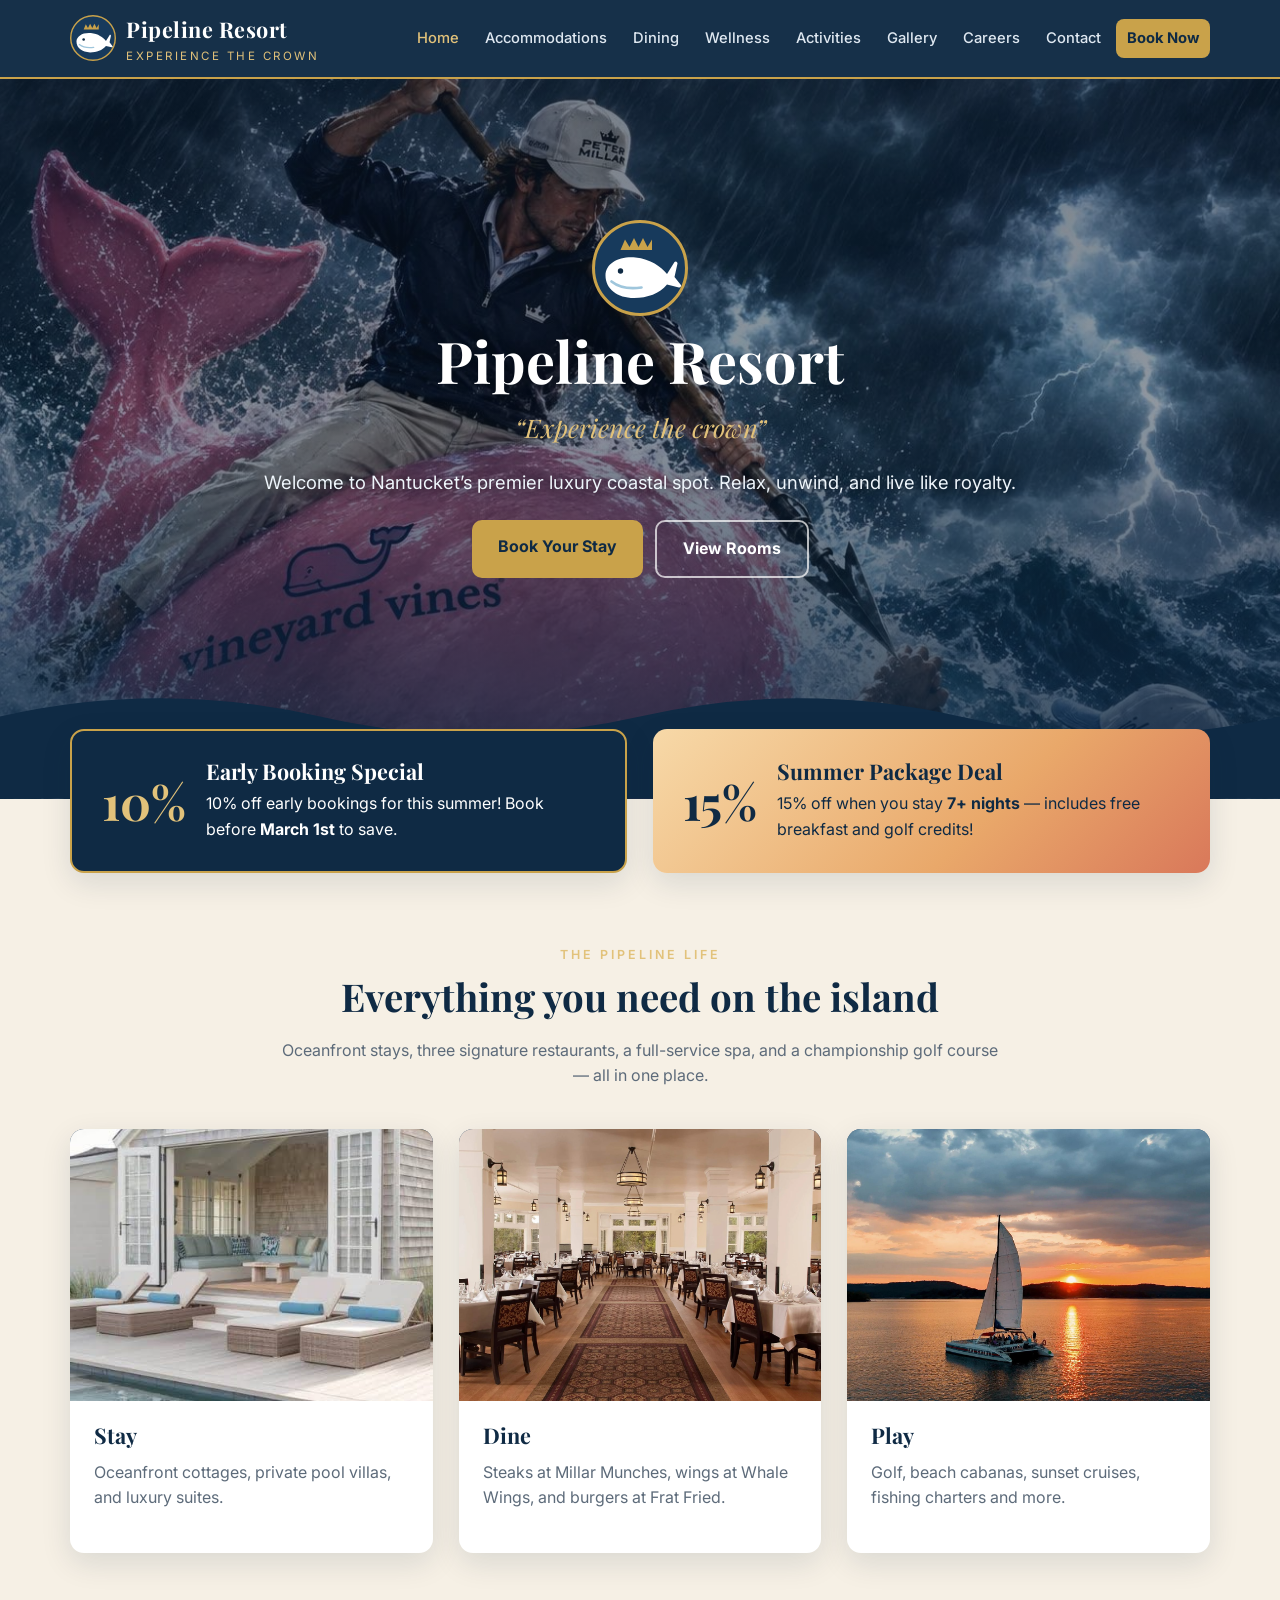
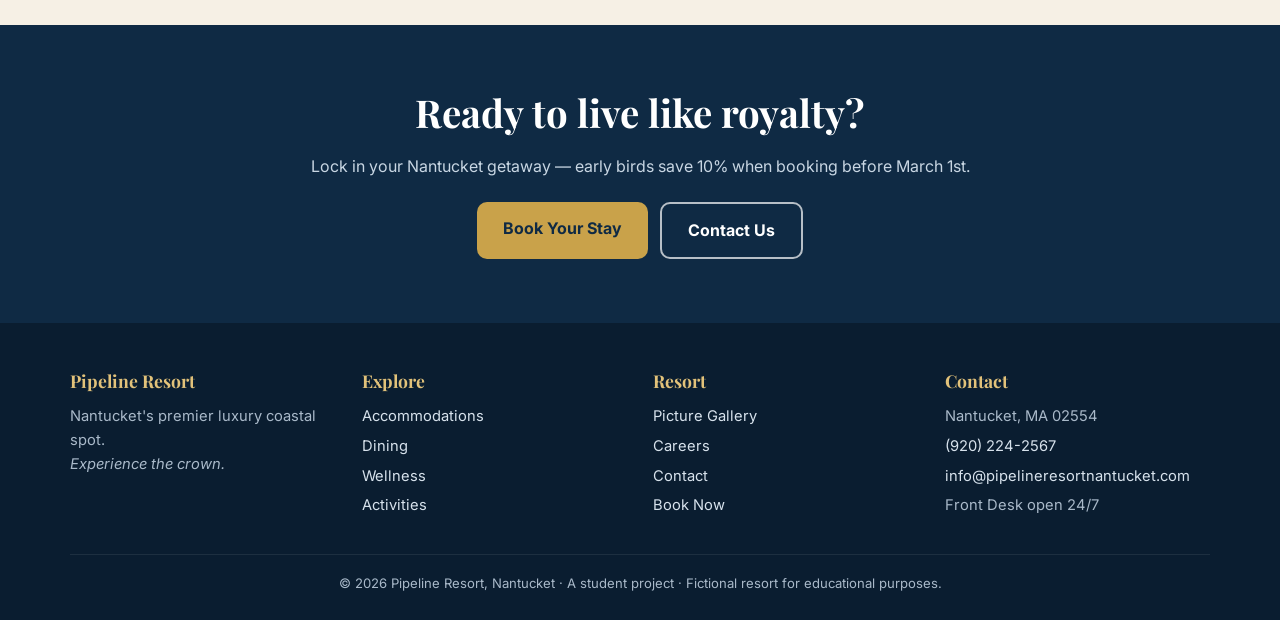
<file: index.html>
<!DOCTYPE html>
<html lang="en">
<head>
  <meta charset="UTF-8">
  <meta name="viewport" content="width=device-width, initial-scale=1.0">
  <title>Home | Pipeline Resort Nantucket</title>
  <meta name="description" content="Pipeline Resort — Nantucket's premier luxury coastal resort. Experience the crown.">
  <link rel="icon" href="assets/favicon.svg" type="image/svg+xml">
  <link rel="preconnect" href="https://fonts.googleapis.com">
  <link rel="preconnect" href="https://fonts.gstatic.com" crossorigin>
  <link href="https://fonts.googleapis.com/css2?family=Inter:wght@400;500;600;700&family=Playfair+Display:ital,wght@0,600;0,700;1,500&display=swap" rel="stylesheet">
  <link rel="stylesheet" href="assets/style.css">
</head>
<body>
  <header class="site-header">
    <nav class="nav container" aria-label="Main">
      <a class="brand" href="index.html">
        <svg viewBox="0 0 64 64" aria-hidden="true">
  <circle cx="32" cy="32" r="31" fill="#173a5c" stroke="#c9a24a" stroke-width="2"/>
  <path d="M22 13 l3 5 l3-6 l3 6 l3-6 l3 6 l3-5 v7 h-21 z" fill="#c9a24a"/>
  <path d="M9 37c0-8 9-13 20-12 10 1 17 6 21 11l5-8c1-1 2 0 2 1l-2 9 4 5c1 1 0 2-1 2l-8-2c-5 6-13 9-22 9C17 52 9 46 9 37z" fill="#ffffff"/>
  <path d="M13 41c5 4 13 5 20 4" stroke="#9fc6dc" stroke-width="1.8" fill="none" stroke-linecap="round"/>
  <circle cx="19" cy="34" r="1.8" fill="#0f2a44"/>
</svg>
        <span><span class="brand-name">Pipeline Resort</span><span class="brand-tag">Experience the crown</span></span>
      </a>
      <button class="nav-toggle" aria-expanded="false" aria-label="Toggle menu">&#9776; Menu</button>
      <ul class="nav-links">
        <li><a href="index.html" class="active" aria-current="page">Home</a></li>
        <li><a href="accommodations.html">Accommodations</a></li>
        <li><a href="dining.html">Dining</a></li>
        <li><a href="wellness.html">Wellness</a></li>
        <li><a href="activities.html">Activities</a></li>
        <li><a href="gallery.html">Gallery</a></li>
        <li><a href="employment.html">Careers</a></li>
        <li><a href="contact.html">Contact</a></li>
        <li><a href="book.html" class="nav-cta">Book Now</a></li>
      </ul>
    </nav>
  </header>

  <main>
    <section class="hero hero--photo">
      <span class="sun"></span>
      <svg class="waves" viewBox="0 0 1440 300" preserveAspectRatio="none" aria-hidden="true">
        <path d="M0 90 Q180 40 360 90 T720 90 T1080 90 T1440 90 V300 H0z" fill="rgba(255,255,255,.12)"/>
        <path d="M0 150 Q180 100 360 150 T720 150 T1080 150 T1440 150 V300 H0z" fill="rgba(255,255,255,.14)"/>
        <path d="M0 210 Q180 170 360 210 T720 210 T1080 210 T1440 210 V300 H0z" fill="#0f2a44"/>
      </svg>
      <div class="hero-inner">
        <div class="hero-logo"><svg viewBox="0 0 64 64" aria-hidden="true">
  <circle cx="32" cy="32" r="31" fill="#173a5c" stroke="#c9a24a" stroke-width="2"/>
  <path d="M22 13 l3 5 l3-6 l3 6 l3-6 l3 6 l3-5 v7 h-21 z" fill="#c9a24a"/>
  <path d="M9 37c0-8 9-13 20-12 10 1 17 6 21 11l5-8c1-1 2 0 2 1l-2 9 4 5c1 1 0 2-1 2l-8-2c-5 6-13 9-22 9C17 52 9 46 9 37z" fill="#ffffff"/>
  <path d="M13 41c5 4 13 5 20 4" stroke="#9fc6dc" stroke-width="1.8" fill="none" stroke-linecap="round"/>
  <circle cx="19" cy="34" r="1.8" fill="#0f2a44"/>
</svg></div>
        <h1>Pipeline Resort</h1>
        <p class="slogan">&ldquo;Experience the crown&rdquo;</p>
        <p class="lead">Welcome to Nantucket&rsquo;s premier luxury coastal spot. Relax, unwind, and live like royalty.</p>
        <div class="btn-row">
          <a class="btn" href="book.html">Book Your Stay</a>
          <a class="btn btn-outline" href="accommodations.html">View Rooms</a>
        </div>
      </div>
    </section>

    <section class="promos">
      <div class="container grid grid-2">
        <div class="promo promo-1">
          <div class="big">10%</div>
          <div>
            <h3>Early Booking Special</h3>
            <p>10% off early bookings for this summer! Book before <strong>March 1st</strong> to save.</p>
          </div>
        </div>
        <div class="promo promo-2">
          <div class="big">15%</div>
          <div>
            <h3>Summer Package Deal</h3>
            <p>15% off when you stay <strong>7+ nights</strong> — includes free breakfast and golf credits!</p>
          </div>
        </div>
      </div>
    </section>

    <section class="block">
      <div class="container">
        <div class="section-head">
          <span class="eyebrow">The Pipeline Life</span>
          <h2>Everything you need on the island</h2>
          <p>Oceanfront stays, three signature restaurants, a full-service spa, and a championship golf course — all in one place.</p>
        </div>
        <div class="grid grid-3">
          <a class="card" href="accommodations.html" style="text-decoration:none;color:inherit">
            <div class="scene has-photo scene--ocean" role="img" aria-label="Pool cottage at Pipeline Resort"><img class="photo" src="assets/photos/pool-cottage.jpg" alt="Pool cottage at Pipeline Resort" loading="lazy"><span class="scene-sun"></span><svg class="scene-waves" viewBox="0 0 400 100" preserveAspectRatio="none" aria-hidden="true"><path d="M0 40 Q50 20 100 40 T200 40 T300 40 T400 40 V100 H0z" fill="rgba(255,255,255,.18)"/><path d="M0 60 Q50 42 100 60 T200 60 T300 60 T400 60 V100 H0z" fill="rgba(255,255,255,.22)"/></svg><span class="icon"><svg viewBox="0 0 64 64" fill="none" stroke="currentColor" stroke-width="3" stroke-linecap="round" stroke-linejoin="round"><path d="M6 48V18M6 38h52v10M58 38v-8a6 6 0 0 0-6-6H28v14"/><circle cx="17" cy="30" r="5"/></svg></span></div>
            <div class="card-body"><h3>Stay</h3><p class="muted">Oceanfront cottages, private pool villas, and luxury suites.</p></div>
          </a>
          <a class="card" href="dining.html" style="text-decoration:none;color:inherit">
            <div class="scene has-photo scene--steak" role="img" aria-label="Millar Munches dining room"><img class="photo" src="assets/photos/millar-munches.jpg" alt="Millar Munches dining room" loading="lazy"><span class="scene-sun"></span><svg class="scene-waves" viewBox="0 0 400 100" preserveAspectRatio="none" aria-hidden="true"><path d="M0 40 Q50 20 100 40 T200 40 T300 40 T400 40 V100 H0z" fill="rgba(255,255,255,.18)"/><path d="M0 60 Q50 42 100 60 T200 60 T300 60 T400 60 V100 H0z" fill="rgba(255,255,255,.22)"/></svg><span class="icon"><svg viewBox="0 0 64 64" fill="none" stroke="currentColor" stroke-width="3" stroke-linecap="round" stroke-linejoin="round"><path d="M14 8v16a6 6 0 0 0 12 0V8M20 8v48M44 56V8c-6 4-8 12-8 20h8"/></svg></span></div>
            <div class="card-body"><h3>Dine</h3><p class="muted">Steaks at Millar Munches, wings at Whale Wings, and burgers at Frat Fried.</p></div>
          </a>
          <a class="card" href="activities.html" style="text-decoration:none;color:inherit">
            <div class="scene has-photo scene--sunset" role="img" aria-label="Sunset boat ride"><img class="photo" src="assets/photos/sunset-boat.jpg" alt="Sunset boat ride" loading="lazy"><span class="scene-sun"></span><svg class="scene-waves" viewBox="0 0 400 100" preserveAspectRatio="none" aria-hidden="true"><path d="M0 40 Q50 20 100 40 T200 40 T300 40 T400 40 V100 H0z" fill="rgba(255,255,255,.18)"/><path d="M0 60 Q50 42 100 60 T200 60 T300 60 T400 60 V100 H0z" fill="rgba(255,255,255,.22)"/></svg><span class="icon"><svg viewBox="0 0 64 64" fill="none" stroke="currentColor" stroke-width="3" stroke-linecap="round" stroke-linejoin="round"><path d="M32 6v36M32 10l18 28H32M30 14L14 38h16M6 44h52l-6 10H12z"/></svg></span></div>
            <div class="card-body"><h3>Play</h3><p class="muted">Golf, beach cabanas, sunset cruises, fishing charters and more.</p></div>
          </a>
        </div>
      </div>
    </section>
    <section class="cta-band">
      <div class="container">
        <h2>Ready to live like royalty?</h2>
        <p>Lock in your Nantucket getaway — early birds save 10% when booking before March 1st.</p>
        <div class="btn-row"><a class="btn" href="book.html">Book Your Stay</a><a class="btn btn-outline" href="contact.html">Contact Us</a></div>
      </div>
    </section>
  </main>

  <footer class="site-footer">
    <div class="container">
      <div class="footer-grid">
        <div>
          <h4>Pipeline Resort</h4>
          <p>Nantucket's premier luxury coastal spot.<br><em>Experience the crown.</em></p>
        </div>
        <div>
          <h4>Explore</h4>
          <ul>
            <li><a href="accommodations.html">Accommodations</a></li>
            <li><a href="dining.html">Dining</a></li>
            <li><a href="wellness.html">Wellness</a></li>
            <li><a href="activities.html">Activities</a></li>
          </ul>
        </div>
        <div>
          <h4>Resort</h4>
          <ul>
            <li><a href="gallery.html">Picture Gallery</a></li>
            <li><a href="employment.html">Careers</a></li>
            <li><a href="contact.html">Contact</a></li>
            <li><a href="book.html">Book Now</a></li>
          </ul>
        </div>
        <div>
          <h4>Contact</h4>
          <ul>
            <li>Nantucket, MA 02554</li>
            <li><a href="tel:+19202242567">(920) 224-2567</a></li>
            <li><a href="mailto:info@pipelineresortnantucket.com">info@pipelineresortnantucket.com</a></li>
            <li>Front Desk open 24/7</li>
          </ul>
        </div>
      </div>
      <div class="footer-bottom">&copy; <span data-year>2026</span> Pipeline Resort, Nantucket &middot; A student project &middot; Fictional resort for educational purposes.</div>
    </div>
  </footer>
  <script src="assets/main.js"></script>
</body>
</html>
</file>
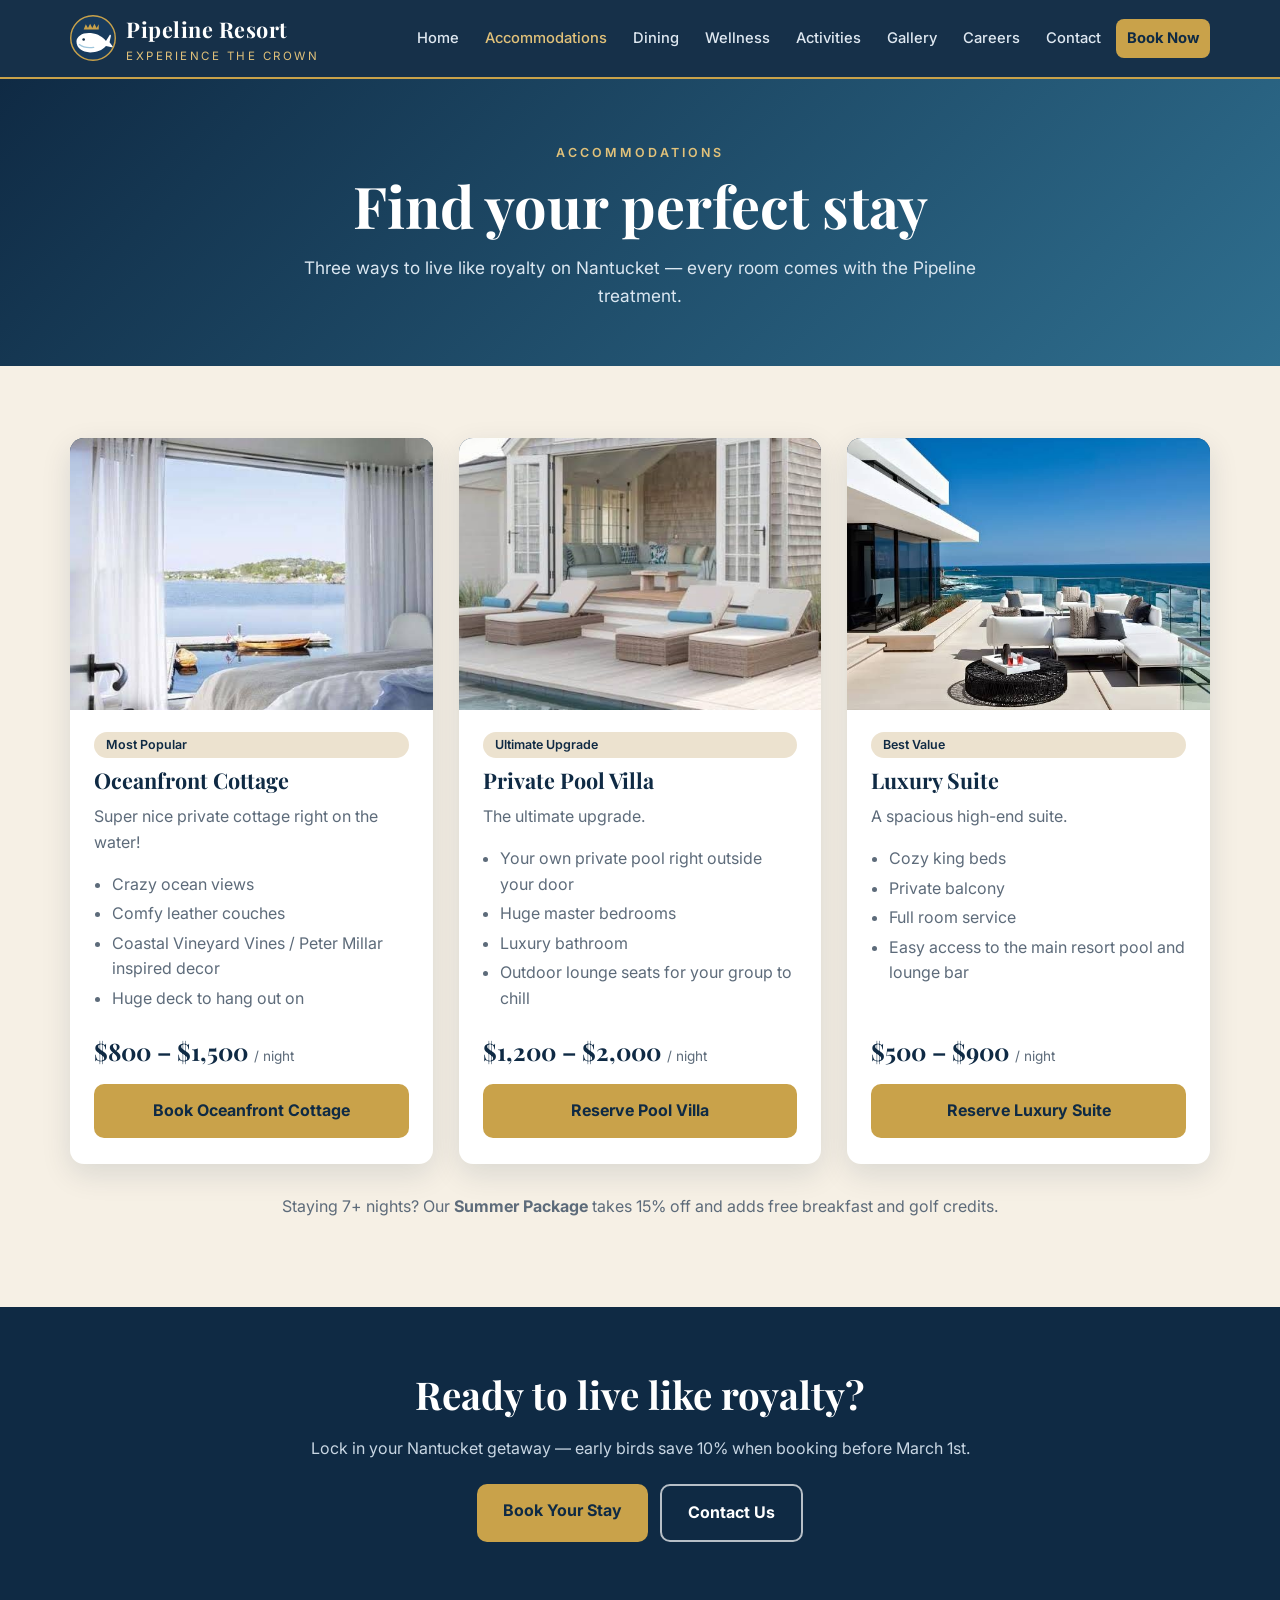
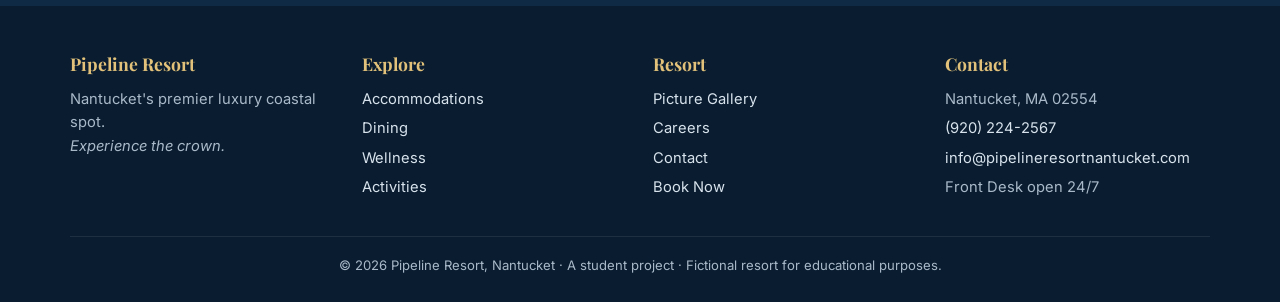
<file: accommodations.html>
<!DOCTYPE html>
<html lang="en">
<head>
  <meta charset="UTF-8">
  <meta name="viewport" content="width=device-width, initial-scale=1.0">
  <title>Accommodations | Pipeline Resort Nantucket</title>
  <meta name="description" content="Oceanfront cottages, private pool villas and luxury suites at Pipeline Resort, Nantucket.">
  <link rel="icon" href="assets/favicon.svg" type="image/svg+xml">
  <link rel="preconnect" href="https://fonts.googleapis.com">
  <link rel="preconnect" href="https://fonts.gstatic.com" crossorigin>
  <link href="https://fonts.googleapis.com/css2?family=Inter:wght@400;500;600;700&family=Playfair+Display:ital,wght@0,600;0,700;1,500&display=swap" rel="stylesheet">
  <link rel="stylesheet" href="assets/style.css">
</head>
<body>
  <header class="site-header">
    <nav class="nav container" aria-label="Main">
      <a class="brand" href="index.html">
        <svg viewBox="0 0 64 64" aria-hidden="true">
  <circle cx="32" cy="32" r="31" fill="#173a5c" stroke="#c9a24a" stroke-width="2"/>
  <path d="M22 13 l3 5 l3-6 l3 6 l3-6 l3 6 l3-5 v7 h-21 z" fill="#c9a24a"/>
  <path d="M9 37c0-8 9-13 20-12 10 1 17 6 21 11l5-8c1-1 2 0 2 1l-2 9 4 5c1 1 0 2-1 2l-8-2c-5 6-13 9-22 9C17 52 9 46 9 37z" fill="#ffffff"/>
  <path d="M13 41c5 4 13 5 20 4" stroke="#9fc6dc" stroke-width="1.8" fill="none" stroke-linecap="round"/>
  <circle cx="19" cy="34" r="1.8" fill="#0f2a44"/>
</svg>
        <span><span class="brand-name">Pipeline Resort</span><span class="brand-tag">Experience the crown</span></span>
      </a>
      <button class="nav-toggle" aria-expanded="false" aria-label="Toggle menu">&#9776; Menu</button>
      <ul class="nav-links">
        <li><a href="index.html">Home</a></li>
        <li><a href="accommodations.html" class="active" aria-current="page">Accommodations</a></li>
        <li><a href="dining.html">Dining</a></li>
        <li><a href="wellness.html">Wellness</a></li>
        <li><a href="activities.html">Activities</a></li>
        <li><a href="gallery.html">Gallery</a></li>
        <li><a href="employment.html">Careers</a></li>
        <li><a href="contact.html">Contact</a></li>
        <li><a href="book.html" class="nav-cta">Book Now</a></li>
      </ul>
    </nav>
  </header>

  <main>
    <section class="page-hero">
      <div class="container">
        <span class="eyebrow">Accommodations</span>
        <h1>Find your perfect stay</h1>
        <p>Three ways to live like royalty on Nantucket — every room comes with the Pipeline treatment.</p>
      </div>
    </section>
    <section class="block">
      <div class="container grid grid-3">
          <article class="card">
            <div class="scene has-photo scene--ocean" role="img" aria-label="Oceanfront Cottage"><img class="photo" src="assets/photos/cottage-bedroom.jpg" alt="Oceanfront Cottage bedroom with water views" loading="lazy"><span class="scene-sun"></span><svg class="scene-waves" viewBox="0 0 400 100" preserveAspectRatio="none" aria-hidden="true"><path d="M0 40 Q50 20 100 40 T200 40 T300 40 T400 40 V100 H0z" fill="rgba(255,255,255,.18)"/><path d="M0 60 Q50 42 100 60 T200 60 T300 60 T400 60 V100 H0z" fill="rgba(255,255,255,.22)"/></svg><span class="icon"><svg viewBox="0 0 64 64" fill="none" stroke="currentColor" stroke-width="3" stroke-linecap="round" stroke-linejoin="round"><path d="M6 48V18M6 38h52v10M58 38v-8a6 6 0 0 0-6-6H28v14"/><circle cx="17" cy="30" r="5"/></svg></span></div>
            <div class="card-body">
              <span class="tag">Most Popular</span>
              <h3>Oceanfront Cottage</h3>
              <p class="muted">Super nice private cottage right on the water!</p>
              <ul><li>Crazy ocean views</li><li>Comfy leather couches</li><li>Coastal Vineyard Vines / Peter Millar inspired decor</li><li>Huge deck to hang out on</li></ul>
              <p class="price">$800 – $1,500 <small>/ night</small></p>
              <a class="btn btn-block" href="book.html?room=cottage">Book Oceanfront Cottage</a>
            </div>
          </article>
          <article class="card">
            <div class="scene has-photo scene--pool" role="img" aria-label="Private Pool Villa"><img class="photo" src="assets/photos/pool-cottage.jpg" alt="Private Pool Villa with pool and sun loungers" loading="lazy"><span class="scene-sun"></span><svg class="scene-waves" viewBox="0 0 400 100" preserveAspectRatio="none" aria-hidden="true"><path d="M0 40 Q50 20 100 40 T200 40 T300 40 T400 40 V100 H0z" fill="rgba(255,255,255,.18)"/><path d="M0 60 Q50 42 100 60 T200 60 T300 60 T400 60 V100 H0z" fill="rgba(255,255,255,.22)"/></svg><span class="icon"><svg viewBox="0 0 64 64" fill="none" stroke="currentColor" stroke-width="3" stroke-linecap="round" stroke-linejoin="round"><path d="M20 44V12a6 6 0 0 1 12 0M36 44V12a6 6 0 0 1 12 0M20 22h16M20 32h16"/><path d="M4 50c5 0 5-3 10-3s5 3 10 3 5-3 10-3 5 3 10-3 5 3 10 3 5-3 6-3"/></svg></span></div>
            <div class="card-body">
              <span class="tag">Ultimate Upgrade</span>
              <h3>Private Pool Villa</h3>
              <p class="muted">The ultimate upgrade.</p>
              <ul><li>Your own private pool right outside your door</li><li>Huge master bedrooms</li><li>Luxury bathroom</li><li>Outdoor lounge seats for your group to chill</li></ul>
              <p class="price">$1,200 – $2,000 <small>/ night</small></p>
              <a class="btn btn-block" href="book.html?room=villa">Reserve Pool Villa</a>
            </div>
          </article>
          <article class="card">
            <div class="scene has-photo scene--dusk" role="img" aria-label="Luxury Suite"><img class="photo" src="assets/photos/luxury-suite.jpg" alt="Luxury Suite private balcony overlooking the ocean" loading="lazy"><span class="scene-sun"></span><svg class="scene-waves" viewBox="0 0 400 100" preserveAspectRatio="none" aria-hidden="true"><path d="M0 40 Q50 20 100 40 T200 40 T300 40 T400 40 V100 H0z" fill="rgba(255,255,255,.18)"/><path d="M0 60 Q50 42 100 60 T200 60 T300 60 T400 60 V100 H0z" fill="rgba(255,255,255,.22)"/></svg><span class="icon"><svg viewBox="0 0 64 64" fill="none" stroke="currentColor" stroke-width="3" stroke-linecap="round" stroke-linejoin="round"><path d="M10 54V20l22-12 22 12v34z"/><path d="M24 54V38h16v16M20 26h6M38 26h6"/></svg></span></div>
            <div class="card-body">
              <span class="tag">Best Value</span>
              <h3>Luxury Suite</h3>
              <p class="muted">A spacious high-end suite.</p>
              <ul><li>Cozy king beds</li><li>Private balcony</li><li>Full room service</li><li>Easy access to the main resort pool and lounge bar</li></ul>
              <p class="price">$500 – $900 <small>/ night</small></p>
              <a class="btn btn-block" href="book.html?room=suite">Reserve Luxury Suite</a>
            </div>
          </article>
      </div>
      <p class="container muted" style="text-align:center;margin-top:30px">Staying 7+ nights? Our <strong>Summer Package</strong> takes 15% off and adds free breakfast and golf credits.</p>
    </section>
    <section class="cta-band">
      <div class="container">
        <h2>Ready to live like royalty?</h2>
        <p>Lock in your Nantucket getaway — early birds save 10% when booking before March 1st.</p>
        <div class="btn-row"><a class="btn" href="book.html">Book Your Stay</a><a class="btn btn-outline" href="contact.html">Contact Us</a></div>
      </div>
    </section>
  </main>

  <footer class="site-footer">
    <div class="container">
      <div class="footer-grid">
        <div>
          <h4>Pipeline Resort</h4>
          <p>Nantucket's premier luxury coastal spot.<br><em>Experience the crown.</em></p>
        </div>
        <div>
          <h4>Explore</h4>
          <ul>
            <li><a href="accommodations.html">Accommodations</a></li>
            <li><a href="dining.html">Dining</a></li>
            <li><a href="wellness.html">Wellness</a></li>
            <li><a href="activities.html">Activities</a></li>
          </ul>
        </div>
        <div>
          <h4>Resort</h4>
          <ul>
            <li><a href="gallery.html">Picture Gallery</a></li>
            <li><a href="employment.html">Careers</a></li>
            <li><a href="contact.html">Contact</a></li>
            <li><a href="book.html">Book Now</a></li>
          </ul>
        </div>
        <div>
          <h4>Contact</h4>
          <ul>
            <li>Nantucket, MA 02554</li>
            <li><a href="tel:+19202242567">(920) 224-2567</a></li>
            <li><a href="mailto:info@pipelineresortnantucket.com">info@pipelineresortnantucket.com</a></li>
            <li>Front Desk open 24/7</li>
          </ul>
        </div>
      </div>
      <div class="footer-bottom">&copy; <span data-year>2026</span> Pipeline Resort, Nantucket &middot; A student project &middot; Fictional resort for educational purposes.</div>
    </div>
  </footer>
  <script src="assets/main.js"></script>
</body>
</html>
</file>
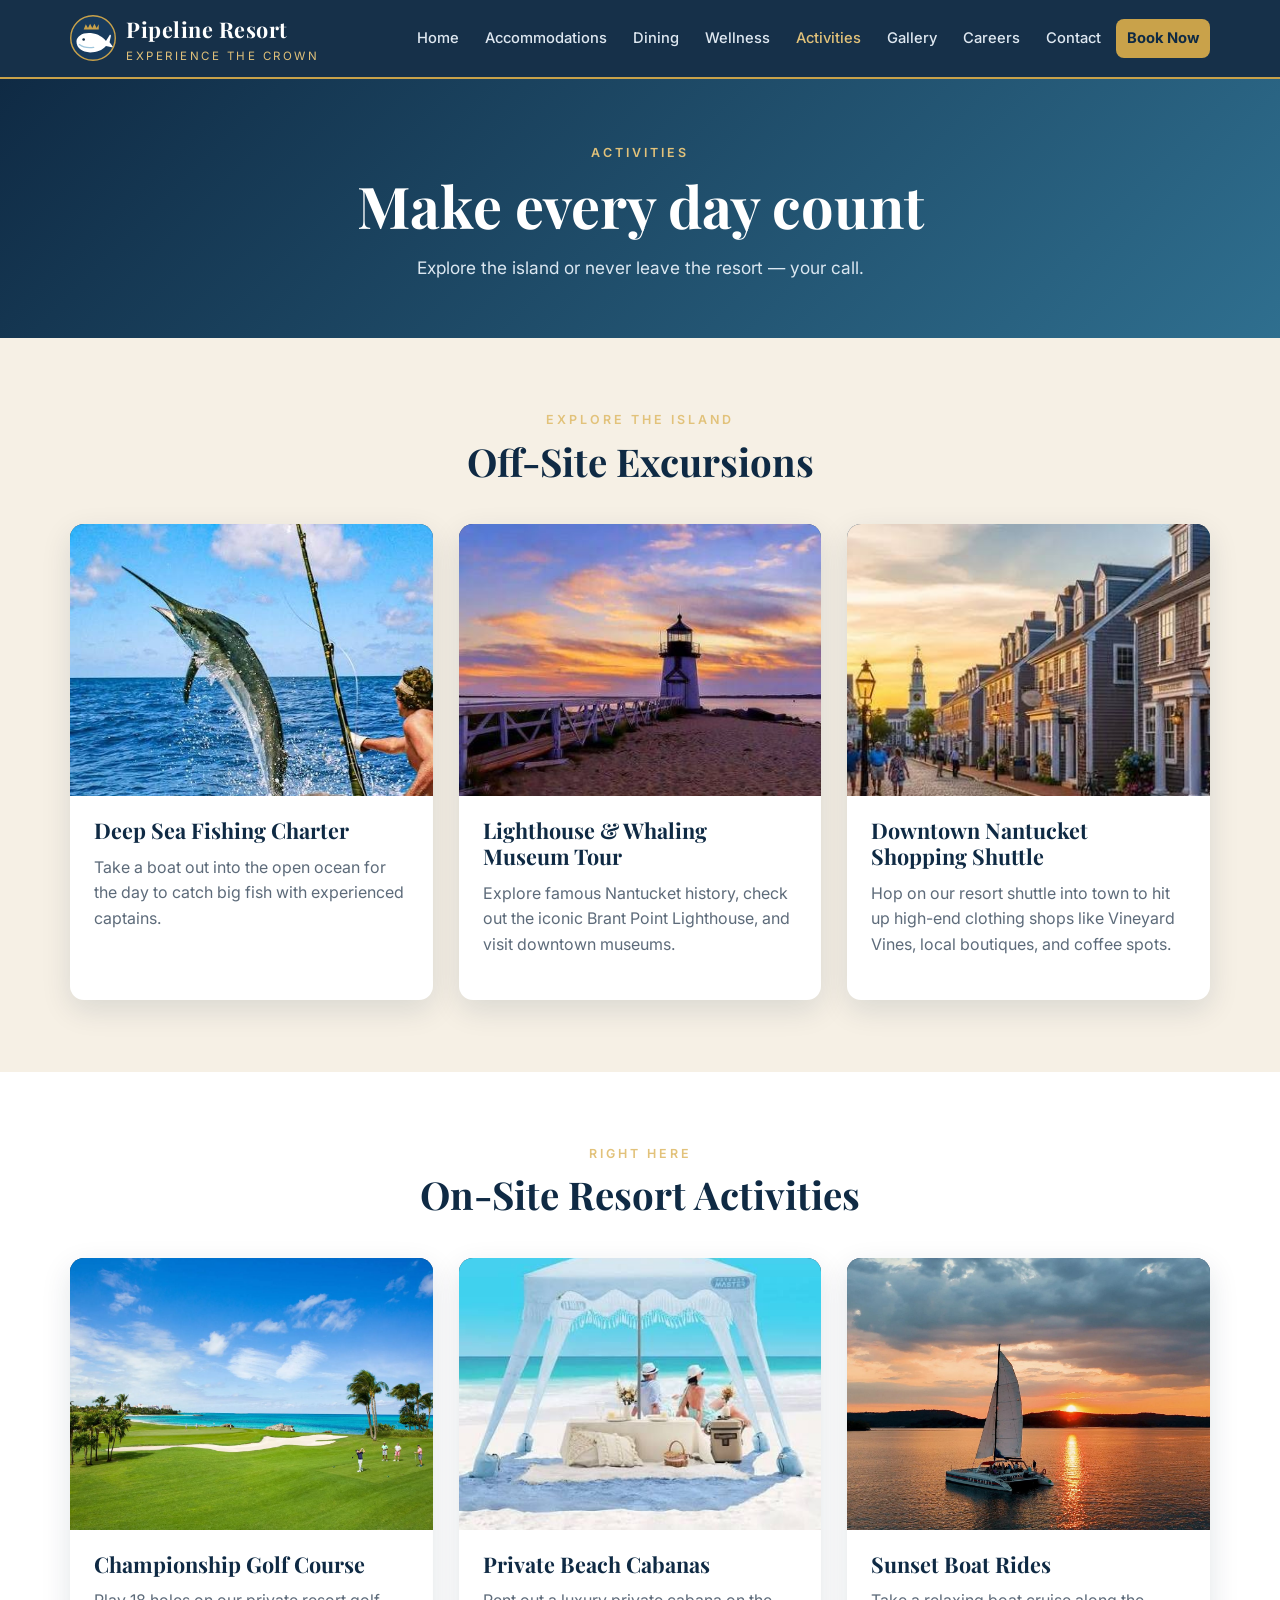
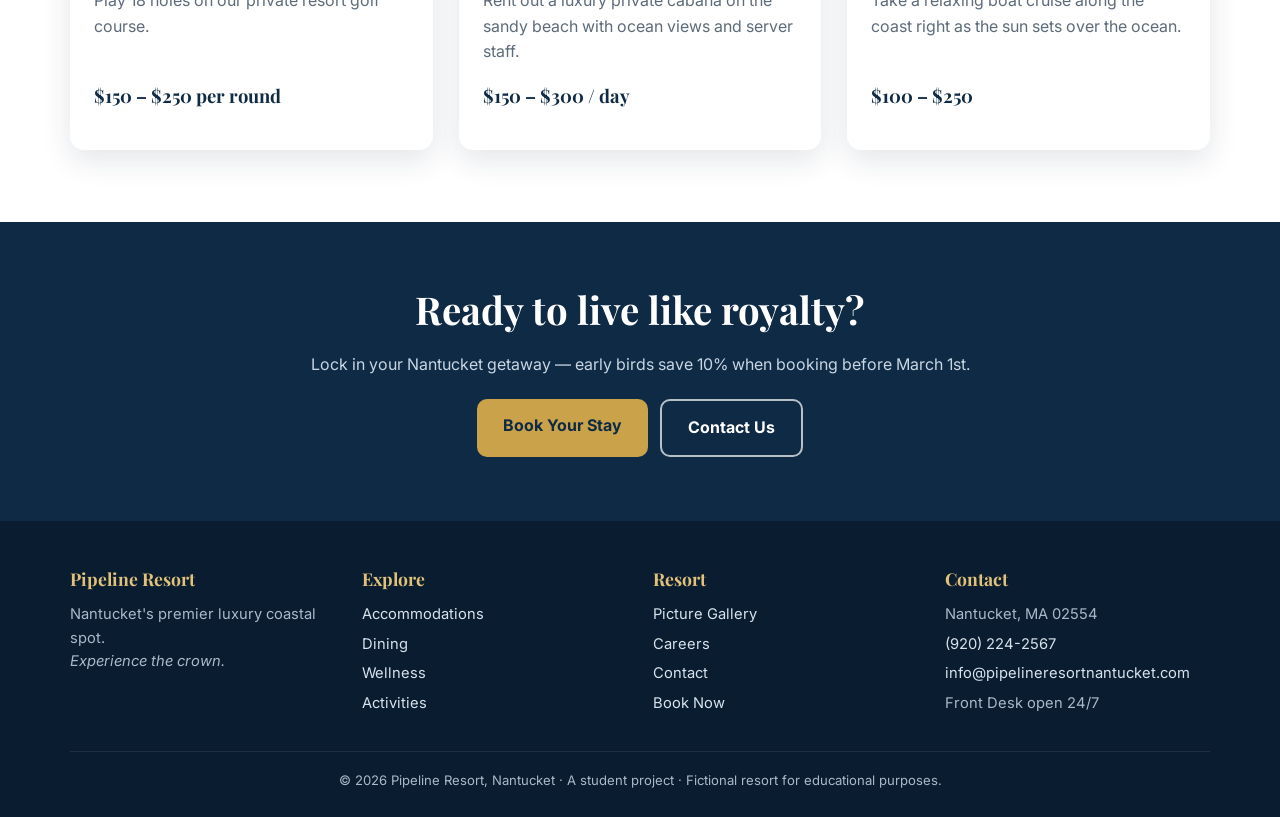
<file: activities.html>
<!DOCTYPE html>
<html lang="en">
<head>
  <meta charset="UTF-8">
  <meta name="viewport" content="width=device-width, initial-scale=1.0">
  <title>Activities | Pipeline Resort Nantucket</title>
  <meta name="description" content="Off-site excursions and on-site activities at Pipeline Resort, Nantucket.">
  <link rel="icon" href="assets/favicon.svg" type="image/svg+xml">
  <link rel="preconnect" href="https://fonts.googleapis.com">
  <link rel="preconnect" href="https://fonts.gstatic.com" crossorigin>
  <link href="https://fonts.googleapis.com/css2?family=Inter:wght@400;500;600;700&family=Playfair+Display:ital,wght@0,600;0,700;1,500&display=swap" rel="stylesheet">
  <link rel="stylesheet" href="assets/style.css">
</head>
<body>
  <header class="site-header">
    <nav class="nav container" aria-label="Main">
      <a class="brand" href="index.html">
        <svg viewBox="0 0 64 64" aria-hidden="true">
  <circle cx="32" cy="32" r="31" fill="#173a5c" stroke="#c9a24a" stroke-width="2"/>
  <path d="M22 13 l3 5 l3-6 l3 6 l3-6 l3 6 l3-5 v7 h-21 z" fill="#c9a24a"/>
  <path d="M9 37c0-8 9-13 20-12 10 1 17 6 21 11l5-8c1-1 2 0 2 1l-2 9 4 5c1 1 0 2-1 2l-8-2c-5 6-13 9-22 9C17 52 9 46 9 37z" fill="#ffffff"/>
  <path d="M13 41c5 4 13 5 20 4" stroke="#9fc6dc" stroke-width="1.8" fill="none" stroke-linecap="round"/>
  <circle cx="19" cy="34" r="1.8" fill="#0f2a44"/>
</svg>
        <span><span class="brand-name">Pipeline Resort</span><span class="brand-tag">Experience the crown</span></span>
      </a>
      <button class="nav-toggle" aria-expanded="false" aria-label="Toggle menu">&#9776; Menu</button>
      <ul class="nav-links">
        <li><a href="index.html">Home</a></li>
        <li><a href="accommodations.html">Accommodations</a></li>
        <li><a href="dining.html">Dining</a></li>
        <li><a href="wellness.html">Wellness</a></li>
        <li><a href="activities.html" class="active" aria-current="page">Activities</a></li>
        <li><a href="gallery.html">Gallery</a></li>
        <li><a href="employment.html">Careers</a></li>
        <li><a href="contact.html">Contact</a></li>
        <li><a href="book.html" class="nav-cta">Book Now</a></li>
      </ul>
    </nav>
  </header>

  <main>
    <section class="page-hero">
      <div class="container">
        <span class="eyebrow">Activities</span>
        <h1>Make every day count</h1>
        <p>Explore the island or never leave the resort — your call.</p>
      </div>
    </section>
    <section class="block">
      <div class="container">
        <div class="section-head"><span class="eyebrow">Explore the Island</span><h2>Off-Site Excursions</h2></div>
        <div class="grid grid-3">
          <article class="card">
            <div class="scene has-photo scene--ocean" role="img" aria-label="Deep Sea Fishing Charter"><img class="photo" src="assets/photos/fishing.jpg" alt="Marlin jumping beside a fishing charter boat" loading="lazy"><span class="scene-sun"></span><svg class="scene-waves" viewBox="0 0 400 100" preserveAspectRatio="none" aria-hidden="true"><path d="M0 40 Q50 20 100 40 T200 40 T300 40 T400 40 V100 H0z" fill="rgba(255,255,255,.18)"/><path d="M0 60 Q50 42 100 60 T200 60 T300 60 T400 60 V100 H0z" fill="rgba(255,255,255,.22)"/></svg><span class="icon"><svg viewBox="0 0 64 64" fill="none" stroke="currentColor" stroke-width="3" stroke-linecap="round" stroke-linejoin="round"><path d="M6 32c10-14 30-14 40 0-10 14-30 14-40 0zM46 32l12-10v20z"/><circle cx="18" cy="30" r="1.5" fill="currentColor"/></svg></span></div>
            <div class="card-body">
              <h3>Deep Sea Fishing Charter</h3>
              <p class="muted">Take a boat out into the open ocean for the day to catch big fish with experienced captains.</p>
              
            </div>
          </article>
          <article class="card">
            <div class="scene has-photo scene--town" role="img" aria-label="Lighthouse &amp; Whaling Museum Tour"><img class="photo" src="assets/photos/lighthouse.jpg" alt="Brant Point Lighthouse at sunset" loading="lazy"><span class="scene-sun"></span><svg class="scene-waves" viewBox="0 0 400 100" preserveAspectRatio="none" aria-hidden="true"><path d="M0 40 Q50 20 100 40 T200 40 T300 40 T400 40 V100 H0z" fill="rgba(255,255,255,.18)"/><path d="M0 60 Q50 42 100 60 T200 60 T300 60 T400 60 V100 H0z" fill="rgba(255,255,255,.22)"/></svg><span class="icon"><svg viewBox="0 0 64 64" fill="none" stroke="currentColor" stroke-width="3" stroke-linecap="round" stroke-linejoin="round"><path d="M24 58l4-36h8l4 36zM26 22V14h12v8M32 8v6M26 40h12M44 14l12-4M44 20l12 4M20 14L8 10M20 20L8 24"/></svg></span></div>
            <div class="card-body">
              <h3>Lighthouse &amp; Whaling Museum Tour</h3>
              <p class="muted">Explore famous Nantucket history, check out the iconic Brant Point Lighthouse, and visit downtown museums.</p>
              
            </div>
          </article>
          <article class="card">
            <div class="scene has-photo scene--interior" role="img" aria-label="Downtown Nantucket Shopping Shuttle"><img class="photo" src="assets/photos/downtown-shopping.jpg" alt="Downtown Nantucket shopping street at sunset" loading="lazy"><span class="scene-sun"></span><svg class="scene-waves" viewBox="0 0 400 100" preserveAspectRatio="none" aria-hidden="true"><path d="M0 40 Q50 20 100 40 T200 40 T300 40 T400 40 V100 H0z" fill="rgba(255,255,255,.18)"/><path d="M0 60 Q50 42 100 60 T200 60 T300 60 T400 60 V100 H0z" fill="rgba(255,255,255,.22)"/></svg><span class="icon"><svg viewBox="0 0 64 64" fill="none" stroke="currentColor" stroke-width="3" stroke-linecap="round" stroke-linejoin="round"><path d="M12 20h40l-4 38H16zM24 26V16a8 8 0 0 1 16 0v10"/></svg></span></div>
            <div class="card-body">
              <h3>Downtown Nantucket Shopping Shuttle</h3>
              <p class="muted">Hop on our resort shuttle into town to hit up high-end clothing shops like Vineyard Vines, local boutiques, and coffee spots.</p>
              
            </div>
          </article>
        </div>
      </div>
    </section>
    <section class="block alt">
      <div class="container">
        <div class="section-head"><span class="eyebrow">Right Here</span><h2>On-Site Resort Activities</h2></div>
        <div class="grid grid-3">
          <article class="card">
            <div class="scene has-photo scene--golf" role="img" aria-label="Championship Golf Course"><img class="photo" src="assets/photos/golf-course.jpg" alt="Championship golf course by the ocean" loading="lazy"><span class="scene-sun"></span><svg class="scene-waves" viewBox="0 0 400 100" preserveAspectRatio="none" aria-hidden="true"><path d="M0 40 Q50 20 100 40 T200 40 T300 40 T400 40 V100 H0z" fill="rgba(255,255,255,.18)"/><path d="M0 60 Q50 42 100 60 T200 60 T300 60 T400 60 V100 H0z" fill="rgba(255,255,255,.22)"/></svg><span class="icon"><svg viewBox="0 0 64 64" fill="none" stroke="currentColor" stroke-width="3" stroke-linecap="round" stroke-linejoin="round"><path d="M26 54V8l20 8-20 8M10 56c8-6 36-6 44 0"/><circle cx="42" cy="48" r="3"/></svg></span></div>
            <div class="card-body">
              <h3>Championship Golf Course</h3>
              <p class="muted">Play 18 holes on our private resort golf course.</p>
              <p class="price" style="font-size:1.15rem">$150 – $250 per round</p>
            </div>
          </article>
          <article class="card">
            <div class="scene has-photo scene--sand" role="img" aria-label="Private Beach Cabanas"><img class="photo" src="assets/photos/beach-cabana.jpg" alt="Private beach cabana" loading="lazy"><span class="scene-sun"></span><svg class="scene-waves" viewBox="0 0 400 100" preserveAspectRatio="none" aria-hidden="true"><path d="M0 40 Q50 20 100 40 T200 40 T300 40 T400 40 V100 H0z" fill="rgba(255,255,255,.18)"/><path d="M0 60 Q50 42 100 60 T200 60 T300 60 T400 60 V100 H0z" fill="rgba(255,255,255,.22)"/></svg><span class="icon"><svg viewBox="0 0 64 64" fill="none" stroke="currentColor" stroke-width="3" stroke-linecap="round" stroke-linejoin="round"><path d="M32 10v46M6 28c4-10 14-16 26-16s22 6 26 16c-6-4-12-4-17 0-5-4-13-4-18 0-5-4-11-4-17 0zM16 56h32"/></svg></span></div>
            <div class="card-body">
              <h3>Private Beach Cabanas</h3>
              <p class="muted">Rent out a luxury private cabana on the sandy beach with ocean views and server staff.</p>
              <p class="price" style="font-size:1.15rem">$150 – $300 / day</p>
            </div>
          </article>
          <article class="card">
            <div class="scene has-photo scene--sunset" role="img" aria-label="Sunset Boat Rides"><img class="photo" src="assets/photos/sunset-boat.jpg" alt="Sunset boat ride" loading="lazy"><span class="scene-sun"></span><svg class="scene-waves" viewBox="0 0 400 100" preserveAspectRatio="none" aria-hidden="true"><path d="M0 40 Q50 20 100 40 T200 40 T300 40 T400 40 V100 H0z" fill="rgba(255,255,255,.18)"/><path d="M0 60 Q50 42 100 60 T200 60 T300 60 T400 60 V100 H0z" fill="rgba(255,255,255,.22)"/></svg><span class="icon"><svg viewBox="0 0 64 64" fill="none" stroke="currentColor" stroke-width="3" stroke-linecap="round" stroke-linejoin="round"><path d="M32 6v36M32 10l18 28H32M30 14L14 38h16M6 44h52l-6 10H12z"/></svg></span></div>
            <div class="card-body">
              <h3>Sunset Boat Rides</h3>
              <p class="muted">Take a relaxing boat cruise along the coast right as the sun sets over the ocean.</p>
              <p class="price" style="font-size:1.15rem">$100 – $250</p>
            </div>
          </article>
        </div>
      </div>
    </section>
    <section class="cta-band">
      <div class="container">
        <h2>Ready to live like royalty?</h2>
        <p>Lock in your Nantucket getaway — early birds save 10% when booking before March 1st.</p>
        <div class="btn-row"><a class="btn" href="book.html">Book Your Stay</a><a class="btn btn-outline" href="contact.html">Contact Us</a></div>
      </div>
    </section>
  </main>

  <footer class="site-footer">
    <div class="container">
      <div class="footer-grid">
        <div>
          <h4>Pipeline Resort</h4>
          <p>Nantucket's premier luxury coastal spot.<br><em>Experience the crown.</em></p>
        </div>
        <div>
          <h4>Explore</h4>
          <ul>
            <li><a href="accommodations.html">Accommodations</a></li>
            <li><a href="dining.html">Dining</a></li>
            <li><a href="wellness.html">Wellness</a></li>
            <li><a href="activities.html">Activities</a></li>
          </ul>
        </div>
        <div>
          <h4>Resort</h4>
          <ul>
            <li><a href="gallery.html">Picture Gallery</a></li>
            <li><a href="employment.html">Careers</a></li>
            <li><a href="contact.html">Contact</a></li>
            <li><a href="book.html">Book Now</a></li>
          </ul>
        </div>
        <div>
          <h4>Contact</h4>
          <ul>
            <li>Nantucket, MA 02554</li>
            <li><a href="tel:+19202242567">(920) 224-2567</a></li>
            <li><a href="mailto:info@pipelineresortnantucket.com">info@pipelineresortnantucket.com</a></li>
            <li>Front Desk open 24/7</li>
          </ul>
        </div>
      </div>
      <div class="footer-bottom">&copy; <span data-year>2026</span> Pipeline Resort, Nantucket &middot; A student project &middot; Fictional resort for educational purposes.</div>
    </div>
  </footer>
  <script src="assets/main.js"></script>
</body>
</html>
</file>
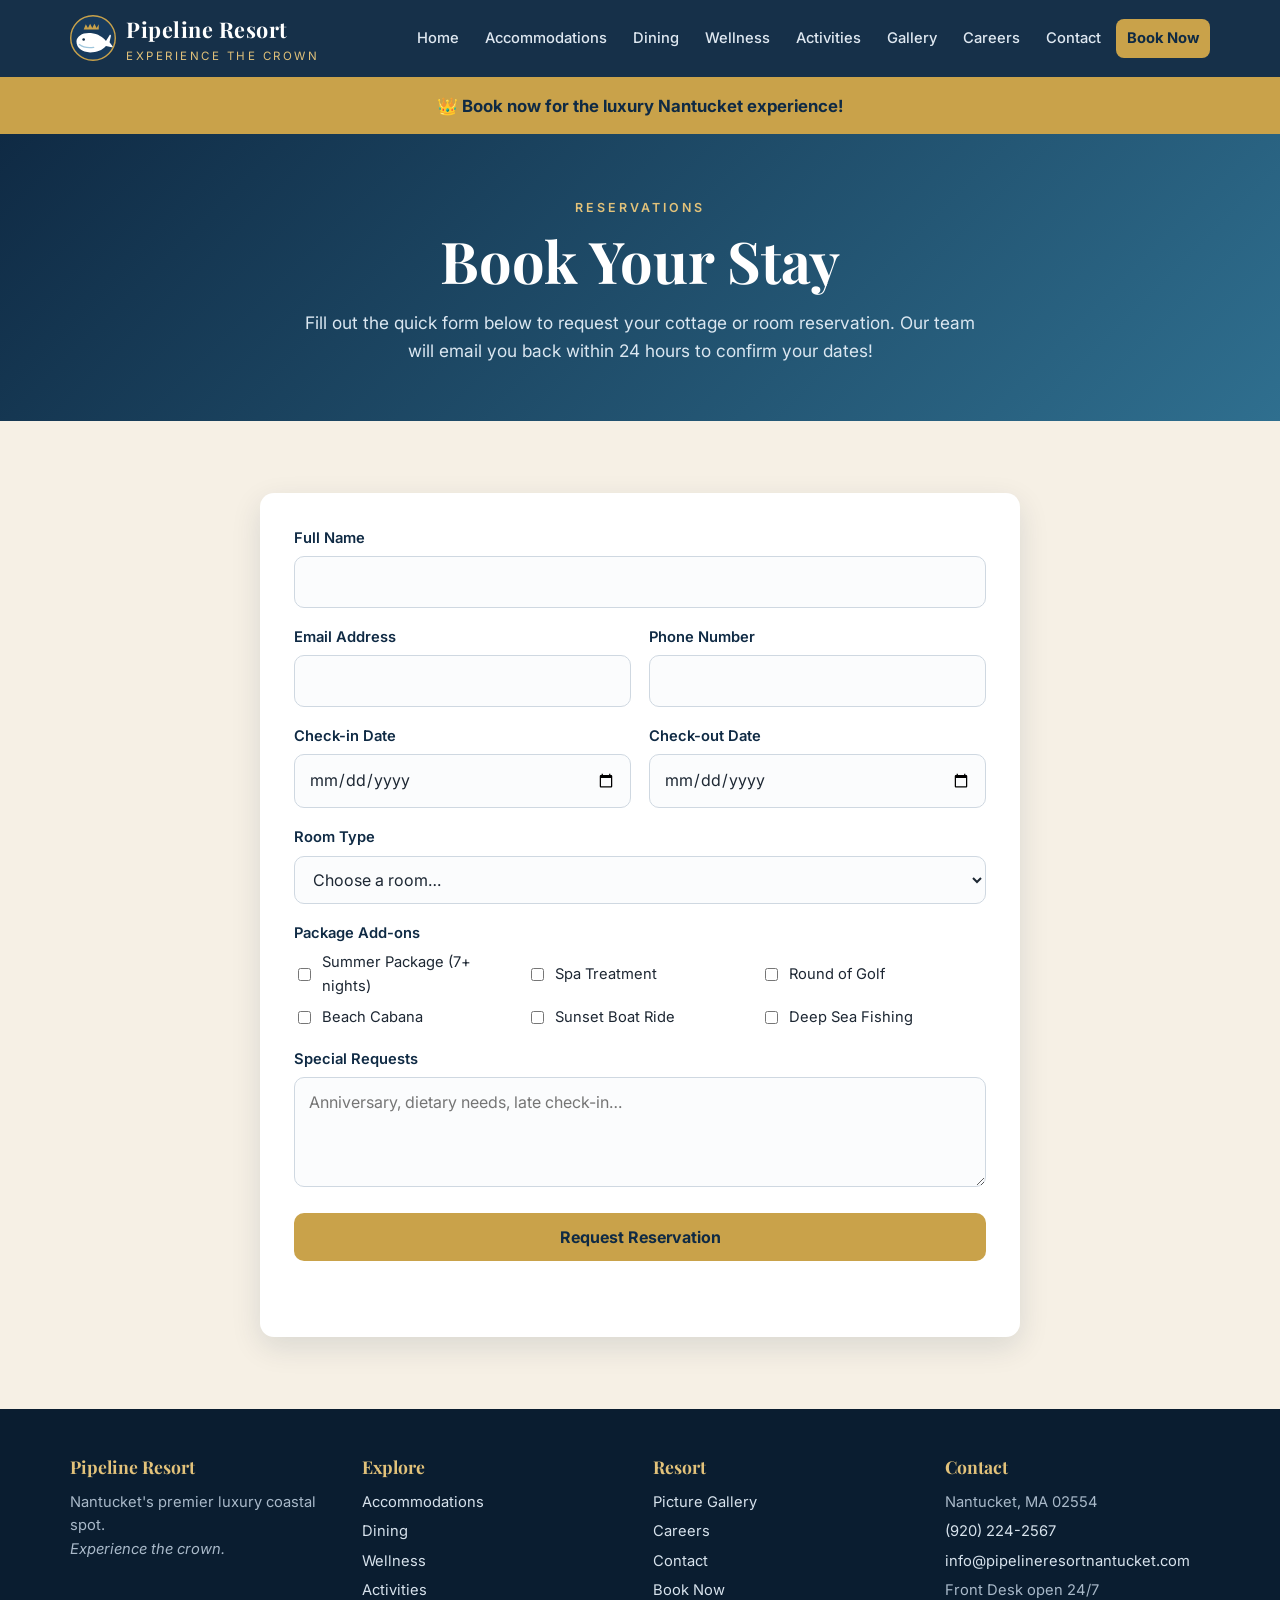
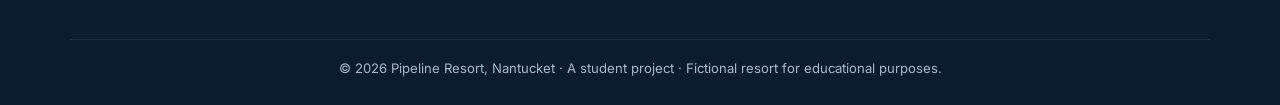
<file: book.html>
<!DOCTYPE html>
<html lang="en">
<head>
  <meta charset="UTF-8">
  <meta name="viewport" content="width=device-width, initial-scale=1.0">
  <title>Book Now | Pipeline Resort Nantucket</title>
  <meta name="description" content="Request a reservation at Pipeline Resort, Nantucket.">
  <link rel="icon" href="assets/favicon.svg" type="image/svg+xml">
  <link rel="preconnect" href="https://fonts.googleapis.com">
  <link rel="preconnect" href="https://fonts.gstatic.com" crossorigin>
  <link href="https://fonts.googleapis.com/css2?family=Inter:wght@400;500;600;700&family=Playfair+Display:ital,wght@0,600;0,700;1,500&display=swap" rel="stylesheet">
  <link rel="stylesheet" href="assets/style.css">
</head>
<body>
  <header class="site-header">
    <nav class="nav container" aria-label="Main">
      <a class="brand" href="index.html">
        <svg viewBox="0 0 64 64" aria-hidden="true">
  <circle cx="32" cy="32" r="31" fill="#173a5c" stroke="#c9a24a" stroke-width="2"/>
  <path d="M22 13 l3 5 l3-6 l3 6 l3-6 l3 6 l3-5 v7 h-21 z" fill="#c9a24a"/>
  <path d="M9 37c0-8 9-13 20-12 10 1 17 6 21 11l5-8c1-1 2 0 2 1l-2 9 4 5c1 1 0 2-1 2l-8-2c-5 6-13 9-22 9C17 52 9 46 9 37z" fill="#ffffff"/>
  <path d="M13 41c5 4 13 5 20 4" stroke="#9fc6dc" stroke-width="1.8" fill="none" stroke-linecap="round"/>
  <circle cx="19" cy="34" r="1.8" fill="#0f2a44"/>
</svg>
        <span><span class="brand-name">Pipeline Resort</span><span class="brand-tag">Experience the crown</span></span>
      </a>
      <button class="nav-toggle" aria-expanded="false" aria-label="Toggle menu">&#9776; Menu</button>
      <ul class="nav-links">
        <li><a href="index.html">Home</a></li>
        <li><a href="accommodations.html">Accommodations</a></li>
        <li><a href="dining.html">Dining</a></li>
        <li><a href="wellness.html">Wellness</a></li>
        <li><a href="activities.html">Activities</a></li>
        <li><a href="gallery.html">Gallery</a></li>
        <li><a href="employment.html">Careers</a></li>
        <li><a href="contact.html">Contact</a></li>
        <li><a href="book.html" class="nav-cta active">Book Now</a></li>
      </ul>
    </nav>
  </header>

  <main>
    <div class="promo-strip">&#128081; Book now for the luxury Nantucket experience!</div>
    <section class="page-hero">
      <div class="container">
        <span class="eyebrow">Reservations</span>
        <h1>Book Your Stay</h1>
        <p>Fill out the quick form below to request your cottage or room reservation. Our team will email you back within 24 hours to confirm your dates!</p>
      </div>
    </section>
    <section class="block">
      <div class="container">
        <div class="form-card">
          <form id="booking-form" novalidate>
            <div class="form-grid">
              <div class="full">
                <label for="name">Full Name</label>
                <input id="name" name="name" autocomplete="name" required>
              </div>
              <div>
                <label for="email">Email Address</label>
                <input id="email" name="email" type="email" autocomplete="email" required>
              </div>
              <div>
                <label for="phone">Phone Number</label>
                <input id="phone" name="phone" type="tel" autocomplete="tel" required>
              </div>
              <div>
                <label for="checkin">Check-in Date</label>
                <input id="checkin" name="checkin" type="date" required>
              </div>
              <div>
                <label for="checkout">Check-out Date</label>
                <input id="checkout" name="checkout" type="date" required>
              </div>
              <div class="full">
                <label for="room">Room Type</label>
                <select id="room" name="room" required>
                  <option value="" disabled selected>Choose a room…</option>
                  <option value="cottage">Oceanfront Cottage ($800 – $1,500 / night)</option>
                  <option value="villa">Private Pool Villa ($1,200 – $2,000 / night)</option>
                  <option value="suite">Luxury Suite ($500 – $900 / night)</option>
                </select>
              </div>
              <div class="full">
                <label>Package Add-ons</label>
                <div class="checks">
                  <label><input type="checkbox" name="addons" value="Summer Package (7+ nights)"> Summer Package (7+ nights)</label>
                  <label><input type="checkbox" name="addons" value="Spa Treatment"> Spa Treatment</label>
                  <label><input type="checkbox" name="addons" value="Round of Golf"> Round of Golf</label>
                  <label><input type="checkbox" name="addons" value="Beach Cabana"> Beach Cabana</label>
                  <label><input type="checkbox" name="addons" value="Sunset Boat Ride"> Sunset Boat Ride</label>
                  <label><input type="checkbox" name="addons" value="Deep Sea Fishing"> Deep Sea Fishing</label>
                </div>
              </div>
              <div class="full">
                <label for="requests">Special Requests</label>
                <textarea id="requests" name="requests" placeholder="Anniversary, dietary needs, late check-in…"></textarea>
              </div>
              <div class="full">
                <button class="btn btn-block" type="submit">Request Reservation</button>
                <p class="form-error" role="alert"></p>
              </div>
            </div>
          </form>
          <div class="confirm" id="confirm" aria-live="polite">
            <h2>&#128081; Request received!</h2>
            <p class="muted">Thanks for choosing Pipeline Resort. Our team will email you within 24 hours to confirm your dates.</p>
            <dl id="confirm-details"></dl>
            <button class="btn" id="book-again" type="button">Make Another Request</button>
          </div>
        </div>
      </div>
    </section>
  </main>

  <footer class="site-footer">
    <div class="container">
      <div class="footer-grid">
        <div>
          <h4>Pipeline Resort</h4>
          <p>Nantucket's premier luxury coastal spot.<br><em>Experience the crown.</em></p>
        </div>
        <div>
          <h4>Explore</h4>
          <ul>
            <li><a href="accommodations.html">Accommodations</a></li>
            <li><a href="dining.html">Dining</a></li>
            <li><a href="wellness.html">Wellness</a></li>
            <li><a href="activities.html">Activities</a></li>
          </ul>
        </div>
        <div>
          <h4>Resort</h4>
          <ul>
            <li><a href="gallery.html">Picture Gallery</a></li>
            <li><a href="employment.html">Careers</a></li>
            <li><a href="contact.html">Contact</a></li>
            <li><a href="book.html">Book Now</a></li>
          </ul>
        </div>
        <div>
          <h4>Contact</h4>
          <ul>
            <li>Nantucket, MA 02554</li>
            <li><a href="tel:+19202242567">(920) 224-2567</a></li>
            <li><a href="mailto:info@pipelineresortnantucket.com">info@pipelineresortnantucket.com</a></li>
            <li>Front Desk open 24/7</li>
          </ul>
        </div>
      </div>
      <div class="footer-bottom">&copy; <span data-year>2026</span> Pipeline Resort, Nantucket &middot; A student project &middot; Fictional resort for educational purposes.</div>
    </div>
  </footer>
  <script src="assets/main.js"></script>
</body>
</html>
</file>
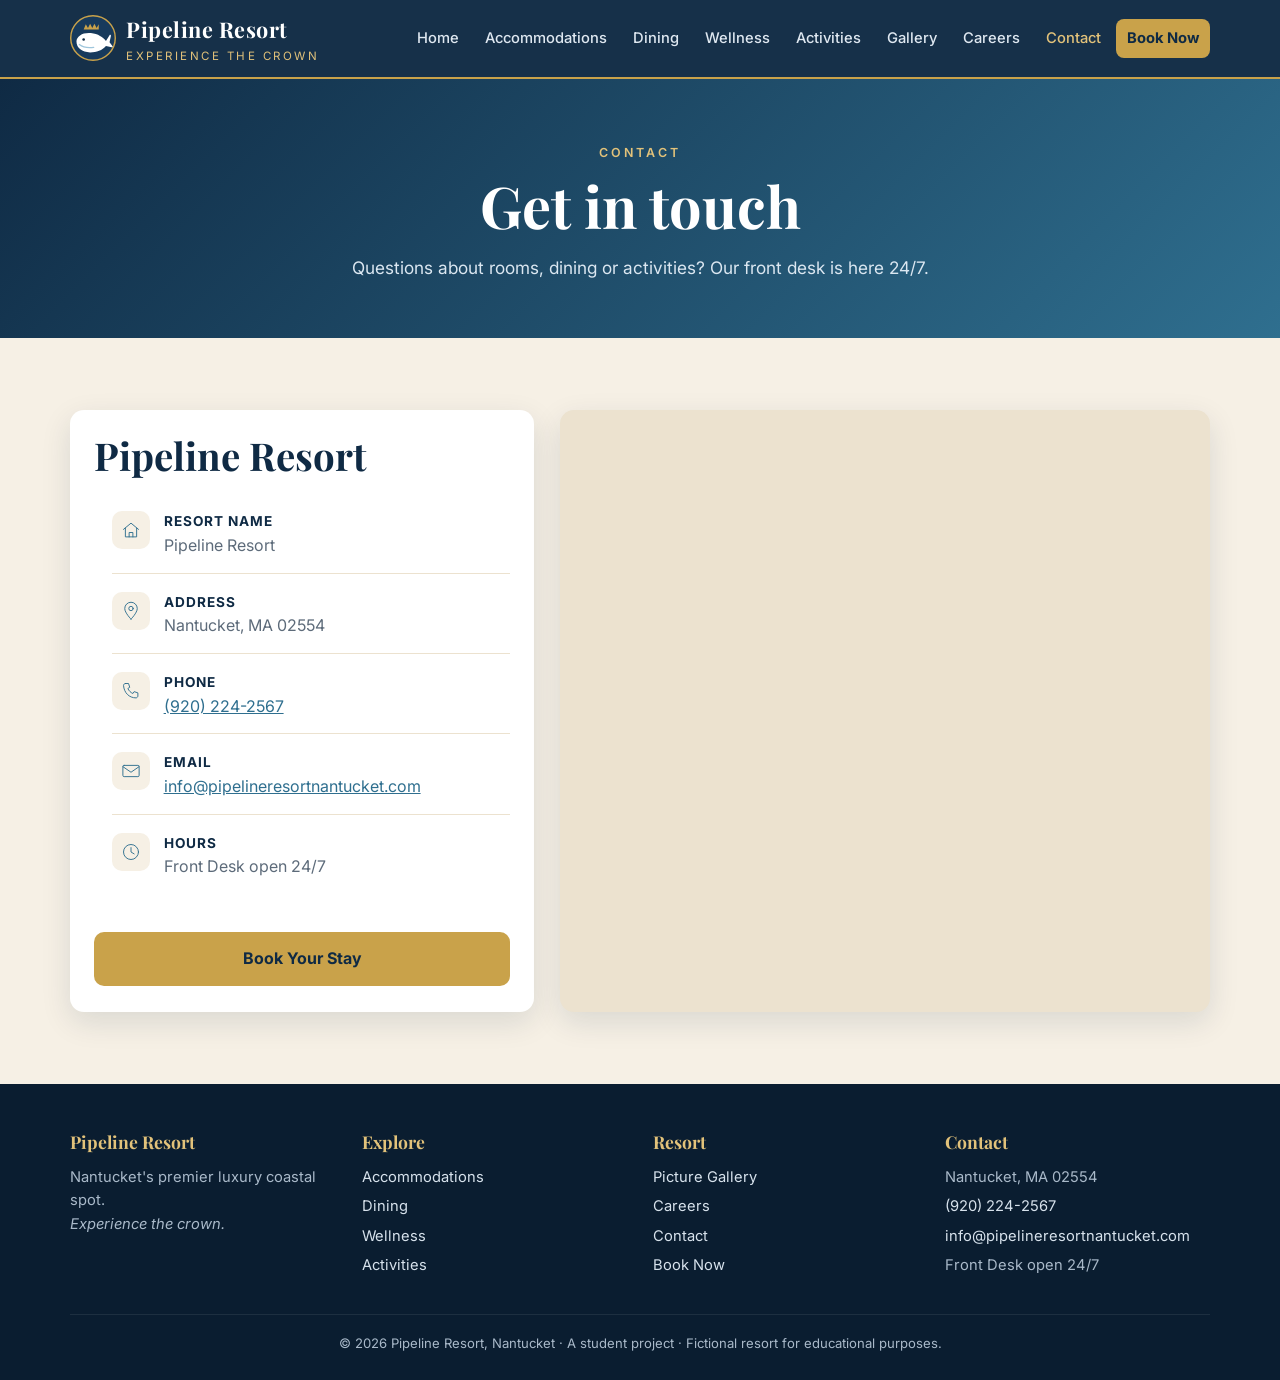
<file: contact.html>
<!DOCTYPE html>
<html lang="en">
<head>
  <meta charset="UTF-8">
  <meta name="viewport" content="width=device-width, initial-scale=1.0">
  <title>Contact | Pipeline Resort Nantucket</title>
  <meta name="description" content="Contact Pipeline Resort in Nantucket, MA. Front desk open 24/7.">
  <link rel="icon" href="assets/favicon.svg" type="image/svg+xml">
  <link rel="preconnect" href="https://fonts.googleapis.com">
  <link rel="preconnect" href="https://fonts.gstatic.com" crossorigin>
  <link href="https://fonts.googleapis.com/css2?family=Inter:wght@400;500;600;700&family=Playfair+Display:ital,wght@0,600;0,700;1,500&display=swap" rel="stylesheet">
  <link rel="stylesheet" href="assets/style.css">
</head>
<body>
  <header class="site-header">
    <nav class="nav container" aria-label="Main">
      <a class="brand" href="index.html">
        <svg viewBox="0 0 64 64" aria-hidden="true">
  <circle cx="32" cy="32" r="31" fill="#173a5c" stroke="#c9a24a" stroke-width="2"/>
  <path d="M22 13 l3 5 l3-6 l3 6 l3-6 l3 6 l3-5 v7 h-21 z" fill="#c9a24a"/>
  <path d="M9 37c0-8 9-13 20-12 10 1 17 6 21 11l5-8c1-1 2 0 2 1l-2 9 4 5c1 1 0 2-1 2l-8-2c-5 6-13 9-22 9C17 52 9 46 9 37z" fill="#ffffff"/>
  <path d="M13 41c5 4 13 5 20 4" stroke="#9fc6dc" stroke-width="1.8" fill="none" stroke-linecap="round"/>
  <circle cx="19" cy="34" r="1.8" fill="#0f2a44"/>
</svg>
        <span><span class="brand-name">Pipeline Resort</span><span class="brand-tag">Experience the crown</span></span>
      </a>
      <button class="nav-toggle" aria-expanded="false" aria-label="Toggle menu">&#9776; Menu</button>
      <ul class="nav-links">
        <li><a href="index.html">Home</a></li>
        <li><a href="accommodations.html">Accommodations</a></li>
        <li><a href="dining.html">Dining</a></li>
        <li><a href="wellness.html">Wellness</a></li>
        <li><a href="activities.html">Activities</a></li>
        <li><a href="gallery.html">Gallery</a></li>
        <li><a href="employment.html">Careers</a></li>
        <li><a href="contact.html" class="active" aria-current="page">Contact</a></li>
        <li><a href="book.html" class="nav-cta">Book Now</a></li>
      </ul>
    </nav>
  </header>

  <main>
    <section class="page-hero">
      <div class="container">
        <span class="eyebrow">Contact</span>
        <h1>Get in touch</h1>
        <p>Questions about rooms, dining or activities? Our front desk is here 24/7.</p>
      </div>
    </section>
    <section class="block">
      <div class="container contact-split">
        <div class="card"><div class="card-body">
          <h2>Pipeline Resort</h2>
          <ul class="contact-list">
            <li><span class="ci"><svg viewBox="0 0 64 64" fill="none" stroke="currentColor" stroke-width="3" stroke-linecap="round" stroke-linejoin="round"><path d="M8 30L32 10l24 20M14 26v28h36V26M26 54V40h12v14"/></svg></span><div><strong>Resort Name</strong>Pipeline Resort</div></li>
            <li><span class="ci"><svg viewBox="0 0 64 64" fill="none" stroke="currentColor" stroke-width="3" stroke-linecap="round" stroke-linejoin="round"><path d="M32 58S12 38 12 24a20 20 0 0 1 40 0c0 14-20 34-20 34z"/><circle cx="32" cy="24" r="7"/></svg></span><div><strong>Address</strong>Nantucket, MA 02554</div></li>
            <li><span class="ci"><svg viewBox="0 0 64 64" fill="none" stroke="currentColor" stroke-width="3" stroke-linecap="round" stroke-linejoin="round"><path d="M14 8h10l4 12-6 4c3 7 9 13 16 16l4-6 12 4v10c0 3-3 6-6 6C26 54 10 38 8 14c0-3 3-6 6-6z"/></svg></span><div><strong>Phone</strong><a href="tel:+19202242567">(920) 224-2567</a></div></li>
            <li><span class="ci"><svg viewBox="0 0 64 64" fill="none" stroke="currentColor" stroke-width="3" stroke-linecap="round" stroke-linejoin="round"><rect x="6" y="14" width="52" height="36" rx="4"/><path d="M6 18l26 18 26-18"/></svg></span><div><strong>Email</strong><a href="mailto:info@pipelineresortnantucket.com">info@pipelineresortnantucket.com</a></div></li>
            <li><span class="ci"><svg viewBox="0 0 64 64" fill="none" stroke="currentColor" stroke-width="3" stroke-linecap="round" stroke-linejoin="round"><circle cx="32" cy="32" r="24"/><path d="M32 18v14l10 6"/></svg></span><div><strong>Hours</strong>Front Desk open 24/7</div></li>
          </ul>
          <a class="btn btn-block" href="book.html" style="margin-top:18px">Book Your Stay</a>
        </div></div>
        <div class="map-wrap">
          <iframe title="Map of Nantucket, MA" src="https://maps.google.com/maps?q=Nantucket%2C%20MA&amp;t=&amp;z=12&amp;ie=UTF8&amp;output=embed" loading="lazy" referrerpolicy="no-referrer-when-downgrade" allowfullscreen></iframe>
        </div>
      </div>
    </section>
  </main>

  <footer class="site-footer">
    <div class="container">
      <div class="footer-grid">
        <div>
          <h4>Pipeline Resort</h4>
          <p>Nantucket's premier luxury coastal spot.<br><em>Experience the crown.</em></p>
        </div>
        <div>
          <h4>Explore</h4>
          <ul>
            <li><a href="accommodations.html">Accommodations</a></li>
            <li><a href="dining.html">Dining</a></li>
            <li><a href="wellness.html">Wellness</a></li>
            <li><a href="activities.html">Activities</a></li>
          </ul>
        </div>
        <div>
          <h4>Resort</h4>
          <ul>
            <li><a href="gallery.html">Picture Gallery</a></li>
            <li><a href="employment.html">Careers</a></li>
            <li><a href="contact.html">Contact</a></li>
            <li><a href="book.html">Book Now</a></li>
          </ul>
        </div>
        <div>
          <h4>Contact</h4>
          <ul>
            <li>Nantucket, MA 02554</li>
            <li><a href="tel:+19202242567">(920) 224-2567</a></li>
            <li><a href="mailto:info@pipelineresortnantucket.com">info@pipelineresortnantucket.com</a></li>
            <li>Front Desk open 24/7</li>
          </ul>
        </div>
      </div>
      <div class="footer-bottom">&copy; <span data-year>2026</span> Pipeline Resort, Nantucket &middot; A student project &middot; Fictional resort for educational purposes.</div>
    </div>
  </footer>
  <script src="assets/main.js"></script>
</body>
</html>
</file>
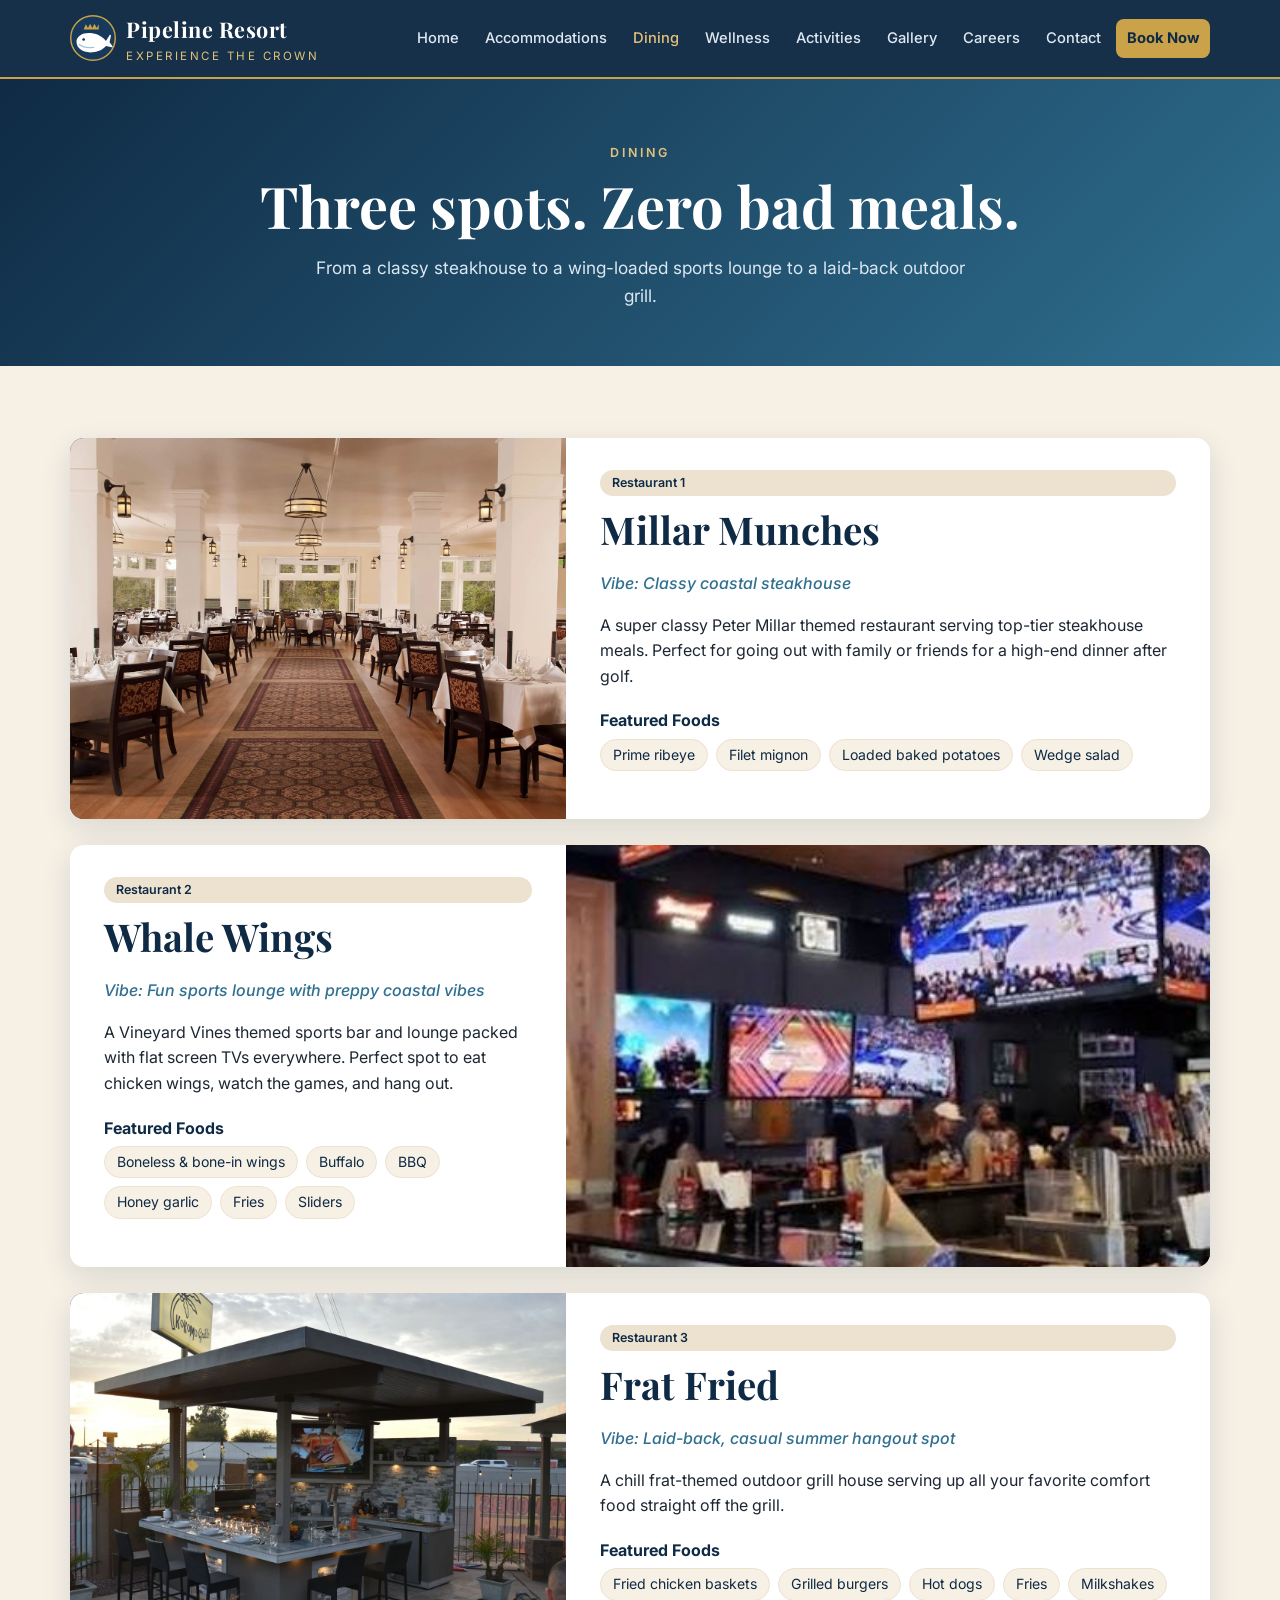
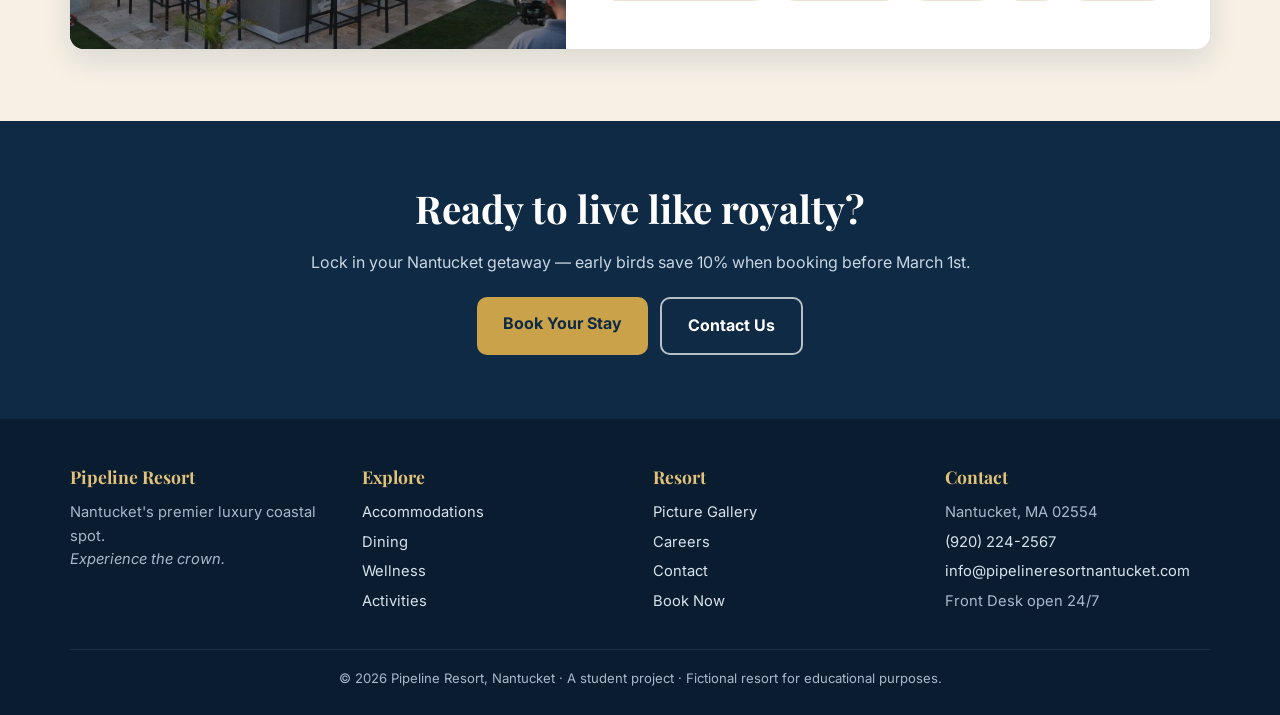
<file: dining.html>
<!DOCTYPE html>
<html lang="en">
<head>
  <meta charset="UTF-8">
  <meta name="viewport" content="width=device-width, initial-scale=1.0">
  <title>Dining | Pipeline Resort Nantucket</title>
  <meta name="description" content="Three signature restaurants at Pipeline Resort: Millar Munches, Whale Wings and Frat Fried.">
  <link rel="icon" href="assets/favicon.svg" type="image/svg+xml">
  <link rel="preconnect" href="https://fonts.googleapis.com">
  <link rel="preconnect" href="https://fonts.gstatic.com" crossorigin>
  <link href="https://fonts.googleapis.com/css2?family=Inter:wght@400;500;600;700&family=Playfair+Display:ital,wght@0,600;0,700;1,500&display=swap" rel="stylesheet">
  <link rel="stylesheet" href="assets/style.css">
</head>
<body>
  <header class="site-header">
    <nav class="nav container" aria-label="Main">
      <a class="brand" href="index.html">
        <svg viewBox="0 0 64 64" aria-hidden="true">
  <circle cx="32" cy="32" r="31" fill="#173a5c" stroke="#c9a24a" stroke-width="2"/>
  <path d="M22 13 l3 5 l3-6 l3 6 l3-6 l3 6 l3-5 v7 h-21 z" fill="#c9a24a"/>
  <path d="M9 37c0-8 9-13 20-12 10 1 17 6 21 11l5-8c1-1 2 0 2 1l-2 9 4 5c1 1 0 2-1 2l-8-2c-5 6-13 9-22 9C17 52 9 46 9 37z" fill="#ffffff"/>
  <path d="M13 41c5 4 13 5 20 4" stroke="#9fc6dc" stroke-width="1.8" fill="none" stroke-linecap="round"/>
  <circle cx="19" cy="34" r="1.8" fill="#0f2a44"/>
</svg>
        <span><span class="brand-name">Pipeline Resort</span><span class="brand-tag">Experience the crown</span></span>
      </a>
      <button class="nav-toggle" aria-expanded="false" aria-label="Toggle menu">&#9776; Menu</button>
      <ul class="nav-links">
        <li><a href="index.html">Home</a></li>
        <li><a href="accommodations.html">Accommodations</a></li>
        <li><a href="dining.html" class="active" aria-current="page">Dining</a></li>
        <li><a href="wellness.html">Wellness</a></li>
        <li><a href="activities.html">Activities</a></li>
        <li><a href="gallery.html">Gallery</a></li>
        <li><a href="employment.html">Careers</a></li>
        <li><a href="contact.html">Contact</a></li>
        <li><a href="book.html" class="nav-cta">Book Now</a></li>
      </ul>
    </nav>
  </header>

  <main>
    <section class="page-hero">
      <div class="container">
        <span class="eyebrow">Dining</span>
        <h1>Three spots. Zero bad meals.</h1>
        <p>From a classy steakhouse to a wing-loaded sports lounge to a laid-back outdoor grill.</p>
      </div>
    </section>
    <section class="block">
      <div class="container grid">
        <article class="card menu-item">
          <div class="scene has-photo scene--steak" role="img" aria-label="Millar Munches"><img class="photo" src="assets/photos/millar-munches.jpg" alt="Millar Munches dining room" loading="lazy"><span class="scene-sun"></span><svg class="scene-waves" viewBox="0 0 400 100" preserveAspectRatio="none" aria-hidden="true"><path d="M0 40 Q50 20 100 40 T200 40 T300 40 T400 40 V100 H0z" fill="rgba(255,255,255,.18)"/><path d="M0 60 Q50 42 100 60 T200 60 T300 60 T400 60 V100 H0z" fill="rgba(255,255,255,.22)"/></svg><span class="icon"><svg viewBox="0 0 64 64" fill="none" stroke="currentColor" stroke-width="3" stroke-linecap="round" stroke-linejoin="round"><path d="M14 8v16a6 6 0 0 0 12 0V8M20 8v48M44 56V8c-6 4-8 12-8 20h8"/></svg></span></div>
          <div class="card-body">
            <span class="tag">Restaurant 1</span>
            <h2>Millar Munches</h2>
            <p class="vibe">Vibe: Classy coastal steakhouse</p>
            <p>A super classy Peter Millar themed restaurant serving top-tier steakhouse meals. Perfect for going out with family or friends for a high-end dinner after golf.</p>
            <h3 style="font-size:1rem;font-family:var(--sans);margin-top:6px">Featured Foods</h3>
            <ul class="chips"><li>Prime ribeye</li><li>Filet mignon</li><li>Loaded baked potatoes</li><li>Wedge salad</li></ul>
          </div>
        </article>
        <article class="card menu-item">
          <div class="scene has-photo scene--wings" role="img" aria-label="Whale Wings"><img class="photo" src="assets/photos/whale-wings.jpg" alt="Whale Wings sports bar" loading="lazy"><span class="scene-sun"></span><svg class="scene-waves" viewBox="0 0 400 100" preserveAspectRatio="none" aria-hidden="true"><path d="M0 40 Q50 20 100 40 T200 40 T300 40 T400 40 V100 H0z" fill="rgba(255,255,255,.18)"/><path d="M0 60 Q50 42 100 60 T200 60 T300 60 T400 60 V100 H0z" fill="rgba(255,255,255,.22)"/></svg><span class="icon"><svg viewBox="0 0 64 64" fill="none" stroke="currentColor" stroke-width="3" stroke-linecap="round" stroke-linejoin="round"><rect x="6" y="12" width="52" height="32" rx="3"/><path d="M24 56h16M32 44v12M26 22l12 6-12 6z"/></svg></span></div>
          <div class="card-body">
            <span class="tag">Restaurant 2</span>
            <h2>Whale Wings</h2>
            <p class="vibe">Vibe: Fun sports lounge with preppy coastal vibes</p>
            <p>A Vineyard Vines themed sports bar and lounge packed with flat screen TVs everywhere. Perfect spot to eat chicken wings, watch the games, and hang out.</p>
            <h3 style="font-size:1rem;font-family:var(--sans);margin-top:6px">Featured Foods</h3>
            <ul class="chips"><li>Boneless &amp; bone-in wings</li><li>Buffalo</li><li>BBQ</li><li>Honey garlic</li><li>Fries</li><li>Sliders</li></ul>
          </div>
        </article>
        <article class="card menu-item">
          <div class="scene has-photo scene--grill" role="img" aria-label="Frat Fried"><img class="photo" src="assets/photos/frat-fried.jpg" alt="Frat Fried hangout spot" loading="lazy"><span class="scene-sun"></span><svg class="scene-waves" viewBox="0 0 400 100" preserveAspectRatio="none" aria-hidden="true"><path d="M0 40 Q50 20 100 40 T200 40 T300 40 T400 40 V100 H0z" fill="rgba(255,255,255,.18)"/><path d="M0 60 Q50 42 100 60 T200 60 T300 60 T400 60 V100 H0z" fill="rgba(255,255,255,.22)"/></svg><span class="icon"><svg viewBox="0 0 64 64" fill="none" stroke="currentColor" stroke-width="3" stroke-linecap="round" stroke-linejoin="round"><path d="M10 28h44a22 22 0 0 1-44 0zM18 49l-6 11M46 49l6 11M24 8c-3 4 3 6 0 12M32 8c-3 4 3 6 0 12M40 8c-3 4 3 6 0 12"/></svg></span></div>
          <div class="card-body">
            <span class="tag">Restaurant 3</span>
            <h2>Frat Fried</h2>
            <p class="vibe">Vibe: Laid-back, casual summer hangout spot</p>
            <p>A chill frat-themed outdoor grill house serving up all your favorite comfort food straight off the grill.</p>
            <h3 style="font-size:1rem;font-family:var(--sans);margin-top:6px">Featured Foods</h3>
            <ul class="chips"><li>Fried chicken baskets</li><li>Grilled burgers</li><li>Hot dogs</li><li>Fries</li><li>Milkshakes</li></ul>
          </div>
        </article>
      </div>
    </section>
    <section class="cta-band">
      <div class="container">
        <h2>Ready to live like royalty?</h2>
        <p>Lock in your Nantucket getaway — early birds save 10% when booking before March 1st.</p>
        <div class="btn-row"><a class="btn" href="book.html">Book Your Stay</a><a class="btn btn-outline" href="contact.html">Contact Us</a></div>
      </div>
    </section>
  </main>

  <footer class="site-footer">
    <div class="container">
      <div class="footer-grid">
        <div>
          <h4>Pipeline Resort</h4>
          <p>Nantucket's premier luxury coastal spot.<br><em>Experience the crown.</em></p>
        </div>
        <div>
          <h4>Explore</h4>
          <ul>
            <li><a href="accommodations.html">Accommodations</a></li>
            <li><a href="dining.html">Dining</a></li>
            <li><a href="wellness.html">Wellness</a></li>
            <li><a href="activities.html">Activities</a></li>
          </ul>
        </div>
        <div>
          <h4>Resort</h4>
          <ul>
            <li><a href="gallery.html">Picture Gallery</a></li>
            <li><a href="employment.html">Careers</a></li>
            <li><a href="contact.html">Contact</a></li>
            <li><a href="book.html">Book Now</a></li>
          </ul>
        </div>
        <div>
          <h4>Contact</h4>
          <ul>
            <li>Nantucket, MA 02554</li>
            <li><a href="tel:+19202242567">(920) 224-2567</a></li>
            <li><a href="mailto:info@pipelineresortnantucket.com">info@pipelineresortnantucket.com</a></li>
            <li>Front Desk open 24/7</li>
          </ul>
        </div>
      </div>
      <div class="footer-bottom">&copy; <span data-year>2026</span> Pipeline Resort, Nantucket &middot; A student project &middot; Fictional resort for educational purposes.</div>
    </div>
  </footer>
  <script src="assets/main.js"></script>
</body>
</html>
</file>
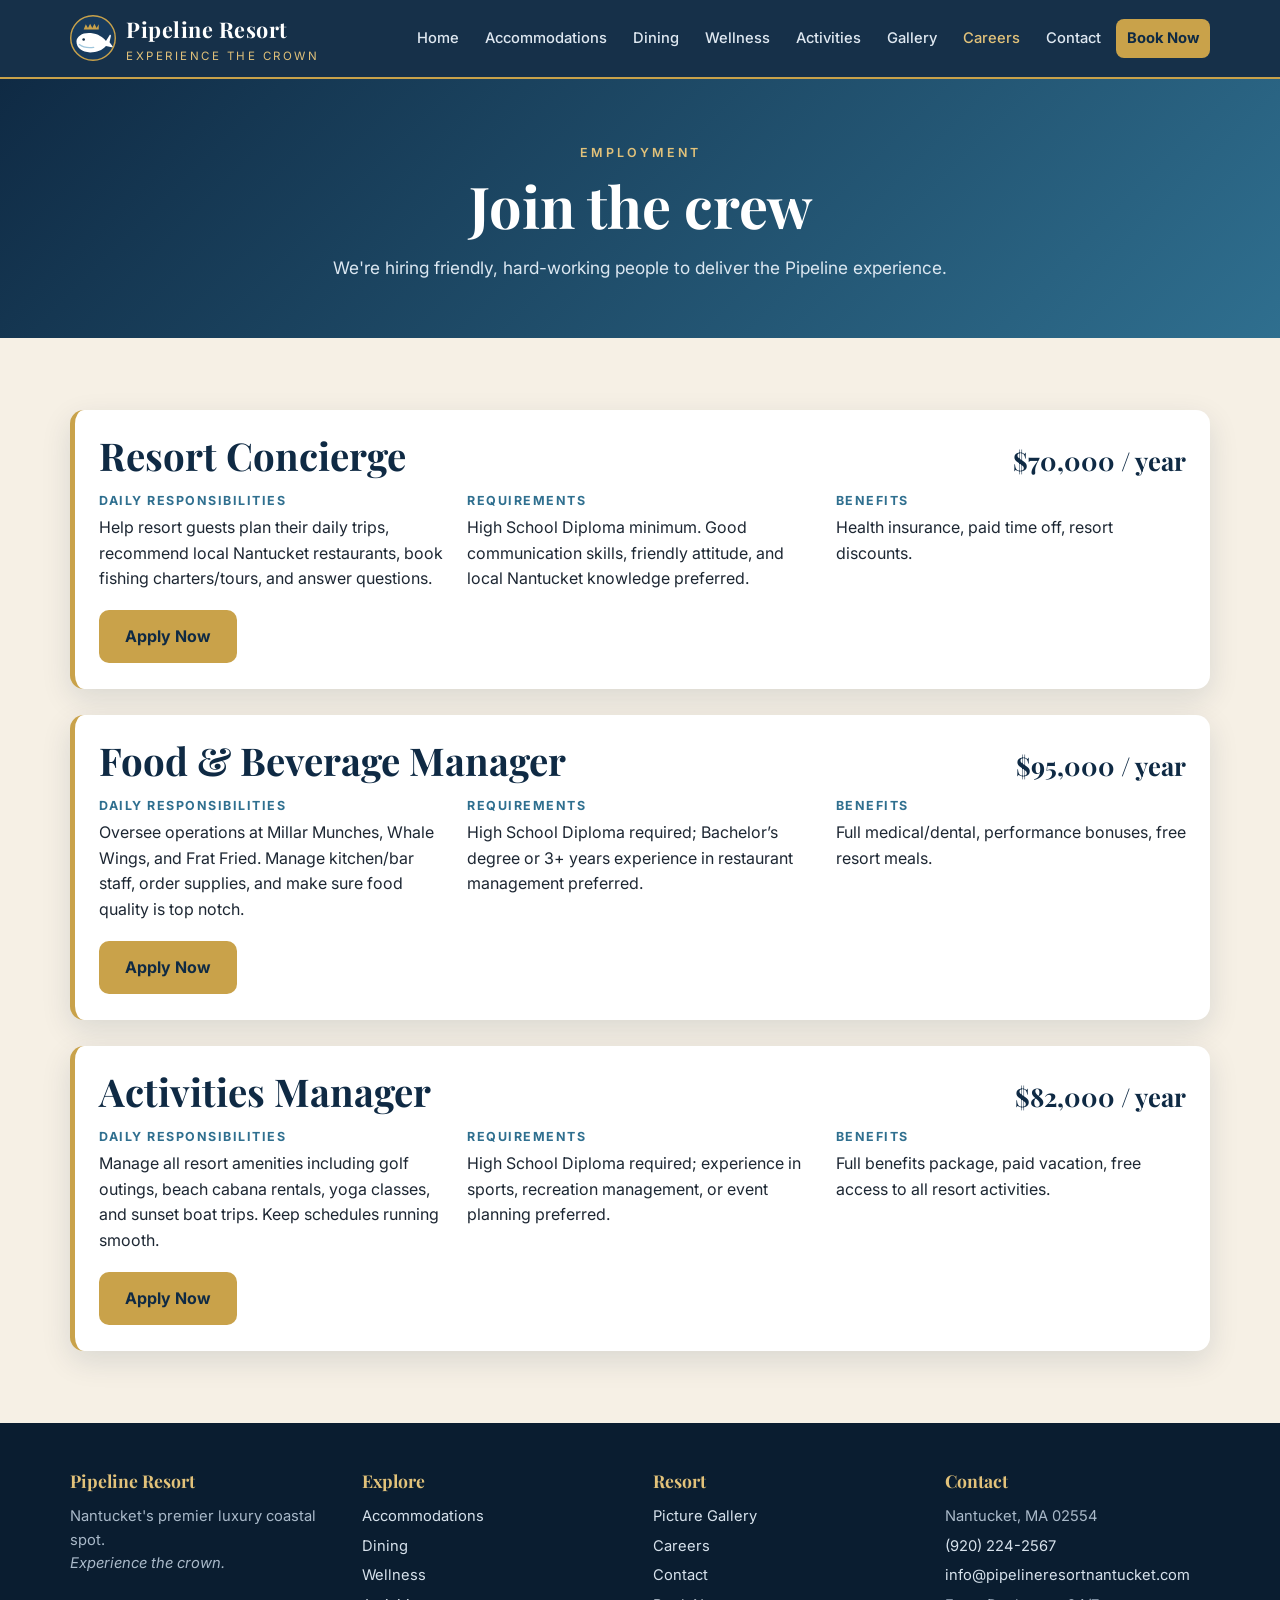
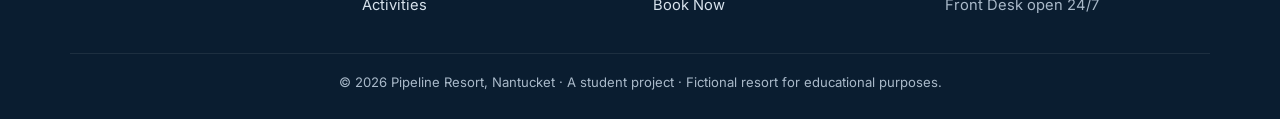
<file: employment.html>
<!DOCTYPE html>
<html lang="en">
<head>
  <meta charset="UTF-8">
  <meta name="viewport" content="width=device-width, initial-scale=1.0">
  <title>Careers | Pipeline Resort Nantucket</title>
  <meta name="description" content="Join the team at Pipeline Resort, Nantucket. Open positions and benefits.">
  <link rel="icon" href="assets/favicon.svg" type="image/svg+xml">
  <link rel="preconnect" href="https://fonts.googleapis.com">
  <link rel="preconnect" href="https://fonts.gstatic.com" crossorigin>
  <link href="https://fonts.googleapis.com/css2?family=Inter:wght@400;500;600;700&family=Playfair+Display:ital,wght@0,600;0,700;1,500&display=swap" rel="stylesheet">
  <link rel="stylesheet" href="assets/style.css">
</head>
<body>
  <header class="site-header">
    <nav class="nav container" aria-label="Main">
      <a class="brand" href="index.html">
        <svg viewBox="0 0 64 64" aria-hidden="true">
  <circle cx="32" cy="32" r="31" fill="#173a5c" stroke="#c9a24a" stroke-width="2"/>
  <path d="M22 13 l3 5 l3-6 l3 6 l3-6 l3 6 l3-5 v7 h-21 z" fill="#c9a24a"/>
  <path d="M9 37c0-8 9-13 20-12 10 1 17 6 21 11l5-8c1-1 2 0 2 1l-2 9 4 5c1 1 0 2-1 2l-8-2c-5 6-13 9-22 9C17 52 9 46 9 37z" fill="#ffffff"/>
  <path d="M13 41c5 4 13 5 20 4" stroke="#9fc6dc" stroke-width="1.8" fill="none" stroke-linecap="round"/>
  <circle cx="19" cy="34" r="1.8" fill="#0f2a44"/>
</svg>
        <span><span class="brand-name">Pipeline Resort</span><span class="brand-tag">Experience the crown</span></span>
      </a>
      <button class="nav-toggle" aria-expanded="false" aria-label="Toggle menu">&#9776; Menu</button>
      <ul class="nav-links">
        <li><a href="index.html">Home</a></li>
        <li><a href="accommodations.html">Accommodations</a></li>
        <li><a href="dining.html">Dining</a></li>
        <li><a href="wellness.html">Wellness</a></li>
        <li><a href="activities.html">Activities</a></li>
        <li><a href="gallery.html">Gallery</a></li>
        <li><a href="employment.html" class="active" aria-current="page">Careers</a></li>
        <li><a href="contact.html">Contact</a></li>
        <li><a href="book.html" class="nav-cta">Book Now</a></li>
      </ul>
    </nav>
  </header>

  <main>
    <section class="page-hero">
      <div class="container">
        <span class="eyebrow">Employment</span>
        <h1>Join the crew</h1>
        <p>We're hiring friendly, hard-working people to deliver the Pipeline experience.</p>
      </div>
    </section>
    <section class="block">
      <div class="container grid">
        <article class="card job">
          <div class="card-body">
            <div style="display:flex;justify-content:space-between;gap:12px;flex-wrap:wrap;align-items:baseline">
              <h2 style="margin:0">Resort Concierge</h2>
              <span class="salary">$70,000 / year</span>
            </div>
            <div class="job-meta">
              <div><h4>Daily Responsibilities</h4><p>Help resort guests plan their daily trips, recommend local Nantucket restaurants, book fishing charters/tours, and answer questions.</p></div>
              <div><h4>Requirements</h4><p>High School Diploma minimum. Good communication skills, friendly attitude, and local Nantucket knowledge preferred.</p></div>
              <div><h4>Benefits</h4><p>Health insurance, paid time off, resort discounts.</p></div>
            </div>
            <div><a class="btn" href="mailto:info@pipelineresortnantucket.com?subject=Application%3A%20Resort%20Concierge">Apply Now</a></div>
          </div>
        </article>
        <article class="card job">
          <div class="card-body">
            <div style="display:flex;justify-content:space-between;gap:12px;flex-wrap:wrap;align-items:baseline">
              <h2 style="margin:0">Food &amp; Beverage Manager</h2>
              <span class="salary">$95,000 / year</span>
            </div>
            <div class="job-meta">
              <div><h4>Daily Responsibilities</h4><p>Oversee operations at Millar Munches, Whale Wings, and Frat Fried. Manage kitchen/bar staff, order supplies, and make sure food quality is top notch.</p></div>
              <div><h4>Requirements</h4><p>High School Diploma required; Bachelor&rsquo;s degree or 3+ years experience in restaurant management preferred.</p></div>
              <div><h4>Benefits</h4><p>Full medical/dental, performance bonuses, free resort meals.</p></div>
            </div>
            <div><a class="btn" href="mailto:info@pipelineresortnantucket.com?subject=Application%3A%20Food%20%26%20Beverage%20Manager">Apply Now</a></div>
          </div>
        </article>
        <article class="card job">
          <div class="card-body">
            <div style="display:flex;justify-content:space-between;gap:12px;flex-wrap:wrap;align-items:baseline">
              <h2 style="margin:0">Activities Manager</h2>
              <span class="salary">$82,000 / year</span>
            </div>
            <div class="job-meta">
              <div><h4>Daily Responsibilities</h4><p>Manage all resort amenities including golf outings, beach cabana rentals, yoga classes, and sunset boat trips. Keep schedules running smooth.</p></div>
              <div><h4>Requirements</h4><p>High School Diploma required; experience in sports, recreation management, or event planning preferred.</p></div>
              <div><h4>Benefits</h4><p>Full benefits package, paid vacation, free access to all resort activities.</p></div>
            </div>
            <div><a class="btn" href="mailto:info@pipelineresortnantucket.com?subject=Application%3A%20Activities%20Manager">Apply Now</a></div>
          </div>
        </article>
      </div>
    </section>
  </main>

  <footer class="site-footer">
    <div class="container">
      <div class="footer-grid">
        <div>
          <h4>Pipeline Resort</h4>
          <p>Nantucket's premier luxury coastal spot.<br><em>Experience the crown.</em></p>
        </div>
        <div>
          <h4>Explore</h4>
          <ul>
            <li><a href="accommodations.html">Accommodations</a></li>
            <li><a href="dining.html">Dining</a></li>
            <li><a href="wellness.html">Wellness</a></li>
            <li><a href="activities.html">Activities</a></li>
          </ul>
        </div>
        <div>
          <h4>Resort</h4>
          <ul>
            <li><a href="gallery.html">Picture Gallery</a></li>
            <li><a href="employment.html">Careers</a></li>
            <li><a href="contact.html">Contact</a></li>
            <li><a href="book.html">Book Now</a></li>
          </ul>
        </div>
        <div>
          <h4>Contact</h4>
          <ul>
            <li>Nantucket, MA 02554</li>
            <li><a href="tel:+19202242567">(920) 224-2567</a></li>
            <li><a href="mailto:info@pipelineresortnantucket.com">info@pipelineresortnantucket.com</a></li>
            <li>Front Desk open 24/7</li>
          </ul>
        </div>
      </div>
      <div class="footer-bottom">&copy; <span data-year>2026</span> Pipeline Resort, Nantucket &middot; A student project &middot; Fictional resort for educational purposes.</div>
    </div>
  </footer>
  <script src="assets/main.js"></script>
</body>
</html>
</file>
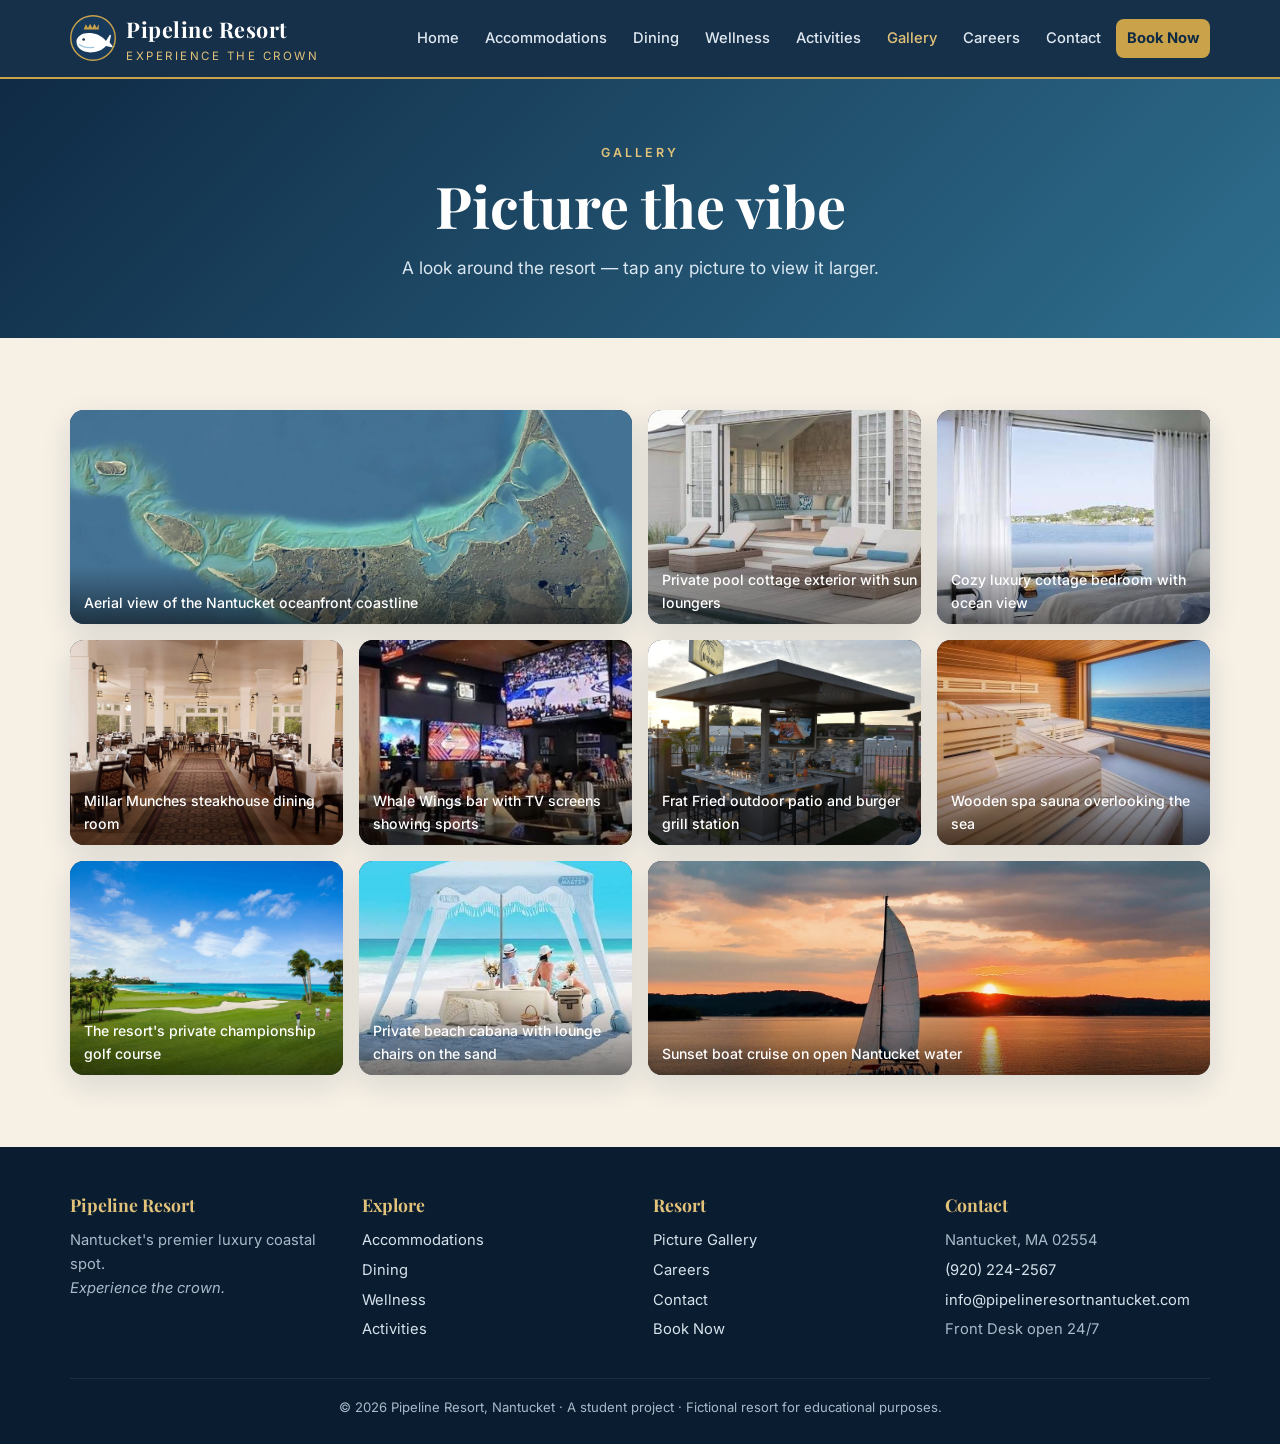
<file: gallery.html>
<!DOCTYPE html>
<html lang="en">
<head>
  <meta charset="UTF-8">
  <meta name="viewport" content="width=device-width, initial-scale=1.0">
  <title>Picture Gallery | Pipeline Resort Nantucket</title>
  <meta name="description" content="Photo gallery of Pipeline Resort, Nantucket.">
  <link rel="icon" href="assets/favicon.svg" type="image/svg+xml">
  <link rel="preconnect" href="https://fonts.googleapis.com">
  <link rel="preconnect" href="https://fonts.gstatic.com" crossorigin>
  <link href="https://fonts.googleapis.com/css2?family=Inter:wght@400;500;600;700&family=Playfair+Display:ital,wght@0,600;0,700;1,500&display=swap" rel="stylesheet">
  <link rel="stylesheet" href="assets/style.css">
</head>
<body>
  <header class="site-header">
    <nav class="nav container" aria-label="Main">
      <a class="brand" href="index.html">
        <svg viewBox="0 0 64 64" aria-hidden="true">
  <circle cx="32" cy="32" r="31" fill="#173a5c" stroke="#c9a24a" stroke-width="2"/>
  <path d="M22 13 l3 5 l3-6 l3 6 l3-6 l3 6 l3-5 v7 h-21 z" fill="#c9a24a"/>
  <path d="M9 37c0-8 9-13 20-12 10 1 17 6 21 11l5-8c1-1 2 0 2 1l-2 9 4 5c1 1 0 2-1 2l-8-2c-5 6-13 9-22 9C17 52 9 46 9 37z" fill="#ffffff"/>
  <path d="M13 41c5 4 13 5 20 4" stroke="#9fc6dc" stroke-width="1.8" fill="none" stroke-linecap="round"/>
  <circle cx="19" cy="34" r="1.8" fill="#0f2a44"/>
</svg>
        <span><span class="brand-name">Pipeline Resort</span><span class="brand-tag">Experience the crown</span></span>
      </a>
      <button class="nav-toggle" aria-expanded="false" aria-label="Toggle menu">&#9776; Menu</button>
      <ul class="nav-links">
        <li><a href="index.html">Home</a></li>
        <li><a href="accommodations.html">Accommodations</a></li>
        <li><a href="dining.html">Dining</a></li>
        <li><a href="wellness.html">Wellness</a></li>
        <li><a href="activities.html">Activities</a></li>
        <li><a href="gallery.html" class="active" aria-current="page">Gallery</a></li>
        <li><a href="employment.html">Careers</a></li>
        <li><a href="contact.html">Contact</a></li>
        <li><a href="book.html" class="nav-cta">Book Now</a></li>
      </ul>
    </nav>
  </header>

  <main>
    <section class="page-hero">
      <div class="container">
        <span class="eyebrow">Gallery</span>
        <h1>Picture the vibe</h1>
        <p>A look around the resort — tap any picture to view it larger.</p>
      </div>
    </section>
    <section class="block">
      <div class="container gallery">
          <figure class="wide"><div class="scene has-photo scene--ocean" role="img" aria-label="Aerial view of the Nantucket oceanfront coastline"><img class="photo" src="assets/photos/aerial-coastline.jpg" alt="Aerial view of the Nantucket oceanfront coastline" style="object-position: 50% 70%" loading="lazy"><span class="scene-sun"></span><svg class="scene-waves" viewBox="0 0 400 100" preserveAspectRatio="none" aria-hidden="true"><path d="M0 40 Q50 20 100 40 T200 40 T300 40 T400 40 V100 H0z" fill="rgba(255,255,255,.18)"/><path d="M0 60 Q50 42 100 60 T200 60 T300 60 T400 60 V100 H0z" fill="rgba(255,255,255,.22)"/></svg><span class="icon"><svg viewBox="0 0 64 64" fill="none" stroke="currentColor" stroke-width="3" stroke-linecap="round" stroke-linejoin="round"><path d="M8 40c6-4 10 4 16 0s10-4 16 0 10 4 16 0M8 50c6-4 10 4 16 0s10-4 16 0 10 4 16 0M22 30a10 10 0 0 1 20 0"/></svg></span><span class="caption">Aerial view of the Nantucket oceanfront coastline</span></div></figure>
          <figure><div class="scene has-photo scene--pool" role="img" aria-label="Private pool cottage exterior with sun loungers"><img class="photo" src="assets/photos/pool-cottage.jpg" alt="Private pool cottage exterior with sun loungers" loading="lazy"><span class="scene-sun"></span><svg class="scene-waves" viewBox="0 0 400 100" preserveAspectRatio="none" aria-hidden="true"><path d="M0 40 Q50 20 100 40 T200 40 T300 40 T400 40 V100 H0z" fill="rgba(255,255,255,.18)"/><path d="M0 60 Q50 42 100 60 T200 60 T300 60 T400 60 V100 H0z" fill="rgba(255,255,255,.22)"/></svg><span class="icon"><svg viewBox="0 0 64 64" fill="none" stroke="currentColor" stroke-width="3" stroke-linecap="round" stroke-linejoin="round"><path d="M20 44V12a6 6 0 0 1 12 0M36 44V12a6 6 0 0 1 12 0M20 22h16M20 32h16"/><path d="M4 50c5 0 5-3 10-3s5 3 10 3 5-3 10-3 5 3 10-3 5 3 10 3 5-3 6-3"/></svg></span><span class="caption">Private pool cottage exterior with sun loungers</span></div></figure>
          <figure><div class="scene has-photo scene--interior" role="img" aria-label="Cozy luxury cottage bedroom with ocean view"><img class="photo" src="assets/photos/cottage-bedroom.jpg" alt="Cozy luxury cottage bedroom with ocean view" loading="lazy"><span class="scene-sun"></span><svg class="scene-waves" viewBox="0 0 400 100" preserveAspectRatio="none" aria-hidden="true"><path d="M0 40 Q50 20 100 40 T200 40 T300 40 T400 40 V100 H0z" fill="rgba(255,255,255,.18)"/><path d="M0 60 Q50 42 100 60 T200 60 T300 60 T400 60 V100 H0z" fill="rgba(255,255,255,.22)"/></svg><span class="icon"><svg viewBox="0 0 64 64" fill="none" stroke="currentColor" stroke-width="3" stroke-linecap="round" stroke-linejoin="round"><path d="M6 48V18M6 38h52v10M58 38v-8a6 6 0 0 0-6-6H28v14"/><circle cx="17" cy="30" r="5"/></svg></span><span class="caption">Cozy luxury cottage bedroom with ocean view</span></div></figure>
          <figure><div class="scene has-photo scene--steak" role="img" aria-label="Millar Munches steakhouse dining room"><img class="photo" src="assets/photos/millar-munches.jpg" alt="Millar Munches steakhouse dining room" loading="lazy"><span class="scene-sun"></span><svg class="scene-waves" viewBox="0 0 400 100" preserveAspectRatio="none" aria-hidden="true"><path d="M0 40 Q50 20 100 40 T200 40 T300 40 T400 40 V100 H0z" fill="rgba(255,255,255,.18)"/><path d="M0 60 Q50 42 100 60 T200 60 T300 60 T400 60 V100 H0z" fill="rgba(255,255,255,.22)"/></svg><span class="icon"><svg viewBox="0 0 64 64" fill="none" stroke="currentColor" stroke-width="3" stroke-linecap="round" stroke-linejoin="round"><path d="M14 8v16a6 6 0 0 0 12 0V8M20 8v48M44 56V8c-6 4-8 12-8 20h8"/></svg></span><span class="caption">Millar Munches steakhouse dining room</span></div></figure>
          <figure><div class="scene has-photo scene--wings" role="img" aria-label="Whale Wings bar with TV screens showing sports"><img class="photo" src="assets/photos/whale-wings.jpg" alt="Whale Wings bar with TV screens showing sports" loading="lazy"><span class="scene-sun"></span><svg class="scene-waves" viewBox="0 0 400 100" preserveAspectRatio="none" aria-hidden="true"><path d="M0 40 Q50 20 100 40 T200 40 T300 40 T400 40 V100 H0z" fill="rgba(255,255,255,.18)"/><path d="M0 60 Q50 42 100 60 T200 60 T300 60 T400 60 V100 H0z" fill="rgba(255,255,255,.22)"/></svg><span class="icon"><svg viewBox="0 0 64 64" fill="none" stroke="currentColor" stroke-width="3" stroke-linecap="round" stroke-linejoin="round"><rect x="6" y="12" width="52" height="32" rx="3"/><path d="M24 56h16M32 44v12M26 22l12 6-12 6z"/></svg></span><span class="caption">Whale Wings bar with TV screens showing sports</span></div></figure>
          <figure><div class="scene has-photo scene--grill" role="img" aria-label="Frat Fried outdoor patio and burger grill station"><img class="photo" src="assets/photos/frat-fried.jpg" alt="Frat Fried hangout spot" loading="lazy"><span class="scene-sun"></span><svg class="scene-waves" viewBox="0 0 400 100" preserveAspectRatio="none" aria-hidden="true"><path d="M0 40 Q50 20 100 40 T200 40 T300 40 T400 40 V100 H0z" fill="rgba(255,255,255,.18)"/><path d="M0 60 Q50 42 100 60 T200 60 T300 60 T400 60 V100 H0z" fill="rgba(255,255,255,.22)"/></svg><span class="icon"><svg viewBox="0 0 64 64" fill="none" stroke="currentColor" stroke-width="3" stroke-linecap="round" stroke-linejoin="round"><path d="M10 28h44a22 22 0 0 1-44 0zM18 49l-6 11M46 49l6 11M24 8c-3 4 3 6 0 12M32 8c-3 4 3 6 0 12M40 8c-3 4 3 6 0 12"/></svg></span><span class="caption">Frat Fried outdoor patio and burger grill station</span></div></figure>
          <figure><div class="scene has-photo scene--spa" role="img" aria-label="Wooden spa sauna overlooking the sea"><img class="photo" src="assets/photos/sauna.jpg" alt="Wooden spa sauna overlooking the sea" loading="lazy"><span class="scene-sun"></span><svg class="scene-waves" viewBox="0 0 400 100" preserveAspectRatio="none" aria-hidden="true"><path d="M0 40 Q50 20 100 40 T200 40 T300 40 T400 40 V100 H0z" fill="rgba(255,255,255,.18)"/><path d="M0 60 Q50 42 100 60 T200 60 T300 60 T400 60 V100 H0z" fill="rgba(255,255,255,.22)"/></svg><span class="icon"><svg viewBox="0 0 64 64" fill="none" stroke="currentColor" stroke-width="3" stroke-linecap="round" stroke-linejoin="round"><path d="M8 54h48M12 54V30h40v24M12 38h40M12 46h40M22 8c-3 4 3 6 0 12M32 8c-3 4 3 6 0 12M42 8c-3 4 3 6 0 12"/></svg></span><span class="caption">Wooden spa sauna overlooking the sea</span></div></figure>
          <figure><div class="scene has-photo scene--golf" role="img" aria-label="The resort's private championship golf course"><img class="photo" src="assets/photos/golf-course.jpg" alt="The resort's private championship golf course" loading="lazy"><span class="scene-sun"></span><svg class="scene-waves" viewBox="0 0 400 100" preserveAspectRatio="none" aria-hidden="true"><path d="M0 40 Q50 20 100 40 T200 40 T300 40 T400 40 V100 H0z" fill="rgba(255,255,255,.18)"/><path d="M0 60 Q50 42 100 60 T200 60 T300 60 T400 60 V100 H0z" fill="rgba(255,255,255,.22)"/></svg><span class="icon"><svg viewBox="0 0 64 64" fill="none" stroke="currentColor" stroke-width="3" stroke-linecap="round" stroke-linejoin="round"><path d="M26 54V8l20 8-20 8M10 56c8-6 36-6 44 0"/><circle cx="42" cy="48" r="3"/></svg></span><span class="caption">The resort's private championship golf course</span></div></figure>
          <figure><div class="scene has-photo scene--sand" role="img" aria-label="Private beach cabana with lounge chairs on the sand"><img class="photo" src="assets/photos/beach-cabana.jpg" alt="Private beach cabana on the sand" loading="lazy"><span class="scene-sun"></span><svg class="scene-waves" viewBox="0 0 400 100" preserveAspectRatio="none" aria-hidden="true"><path d="M0 40 Q50 20 100 40 T200 40 T300 40 T400 40 V100 H0z" fill="rgba(255,255,255,.18)"/><path d="M0 60 Q50 42 100 60 T200 60 T300 60 T400 60 V100 H0z" fill="rgba(255,255,255,.22)"/></svg><span class="icon"><svg viewBox="0 0 64 64" fill="none" stroke="currentColor" stroke-width="3" stroke-linecap="round" stroke-linejoin="round"><path d="M32 10v46M6 28c4-10 14-16 26-16s22 6 26 16c-6-4-12-4-17 0-5-4-13-4-18 0-5-4-11-4-17 0zM16 56h32"/></svg></span><span class="caption">Private beach cabana with lounge chairs on the sand</span></div></figure>
          <figure class="wide"><div class="scene has-photo scene--sunset" role="img" aria-label="Sunset boat cruise on open Nantucket water"><img class="photo" src="assets/photos/sunset-boat.jpg" alt="Sunset boat cruise on open water" loading="lazy"><span class="scene-sun"></span><svg class="scene-waves" viewBox="0 0 400 100" preserveAspectRatio="none" aria-hidden="true"><path d="M0 40 Q50 20 100 40 T200 40 T300 40 T400 40 V100 H0z" fill="rgba(255,255,255,.18)"/><path d="M0 60 Q50 42 100 60 T200 60 T300 60 T400 60 V100 H0z" fill="rgba(255,255,255,.22)"/></svg><span class="icon"><svg viewBox="0 0 64 64" fill="none" stroke="currentColor" stroke-width="3" stroke-linecap="round" stroke-linejoin="round"><path d="M32 6v36M32 10l18 28H32M30 14L14 38h16M6 44h52l-6 10H12z"/></svg></span><span class="caption">Sunset boat cruise on open Nantucket water</span></div></figure>
      </div>
    </section>
    <div class="lightbox" role="dialog" aria-modal="true" aria-label="Image viewer">
      <button class="lightbox-close" aria-label="Close">&times;</button>
      <div class="lightbox-inner"></div>
    </div>
  </main>

  <footer class="site-footer">
    <div class="container">
      <div class="footer-grid">
        <div>
          <h4>Pipeline Resort</h4>
          <p>Nantucket's premier luxury coastal spot.<br><em>Experience the crown.</em></p>
        </div>
        <div>
          <h4>Explore</h4>
          <ul>
            <li><a href="accommodations.html">Accommodations</a></li>
            <li><a href="dining.html">Dining</a></li>
            <li><a href="wellness.html">Wellness</a></li>
            <li><a href="activities.html">Activities</a></li>
          </ul>
        </div>
        <div>
          <h4>Resort</h4>
          <ul>
            <li><a href="gallery.html">Picture Gallery</a></li>
            <li><a href="employment.html">Careers</a></li>
            <li><a href="contact.html">Contact</a></li>
            <li><a href="book.html">Book Now</a></li>
          </ul>
        </div>
        <div>
          <h4>Contact</h4>
          <ul>
            <li>Nantucket, MA 02554</li>
            <li><a href="tel:+19202242567">(920) 224-2567</a></li>
            <li><a href="mailto:info@pipelineresortnantucket.com">info@pipelineresortnantucket.com</a></li>
            <li>Front Desk open 24/7</li>
          </ul>
        </div>
      </div>
      <div class="footer-bottom">&copy; <span data-year>2026</span> Pipeline Resort, Nantucket &middot; A student project &middot; Fictional resort for educational purposes.</div>
    </div>
  </footer>
  <script src="assets/main.js"></script>
</body>
</html>
</file>
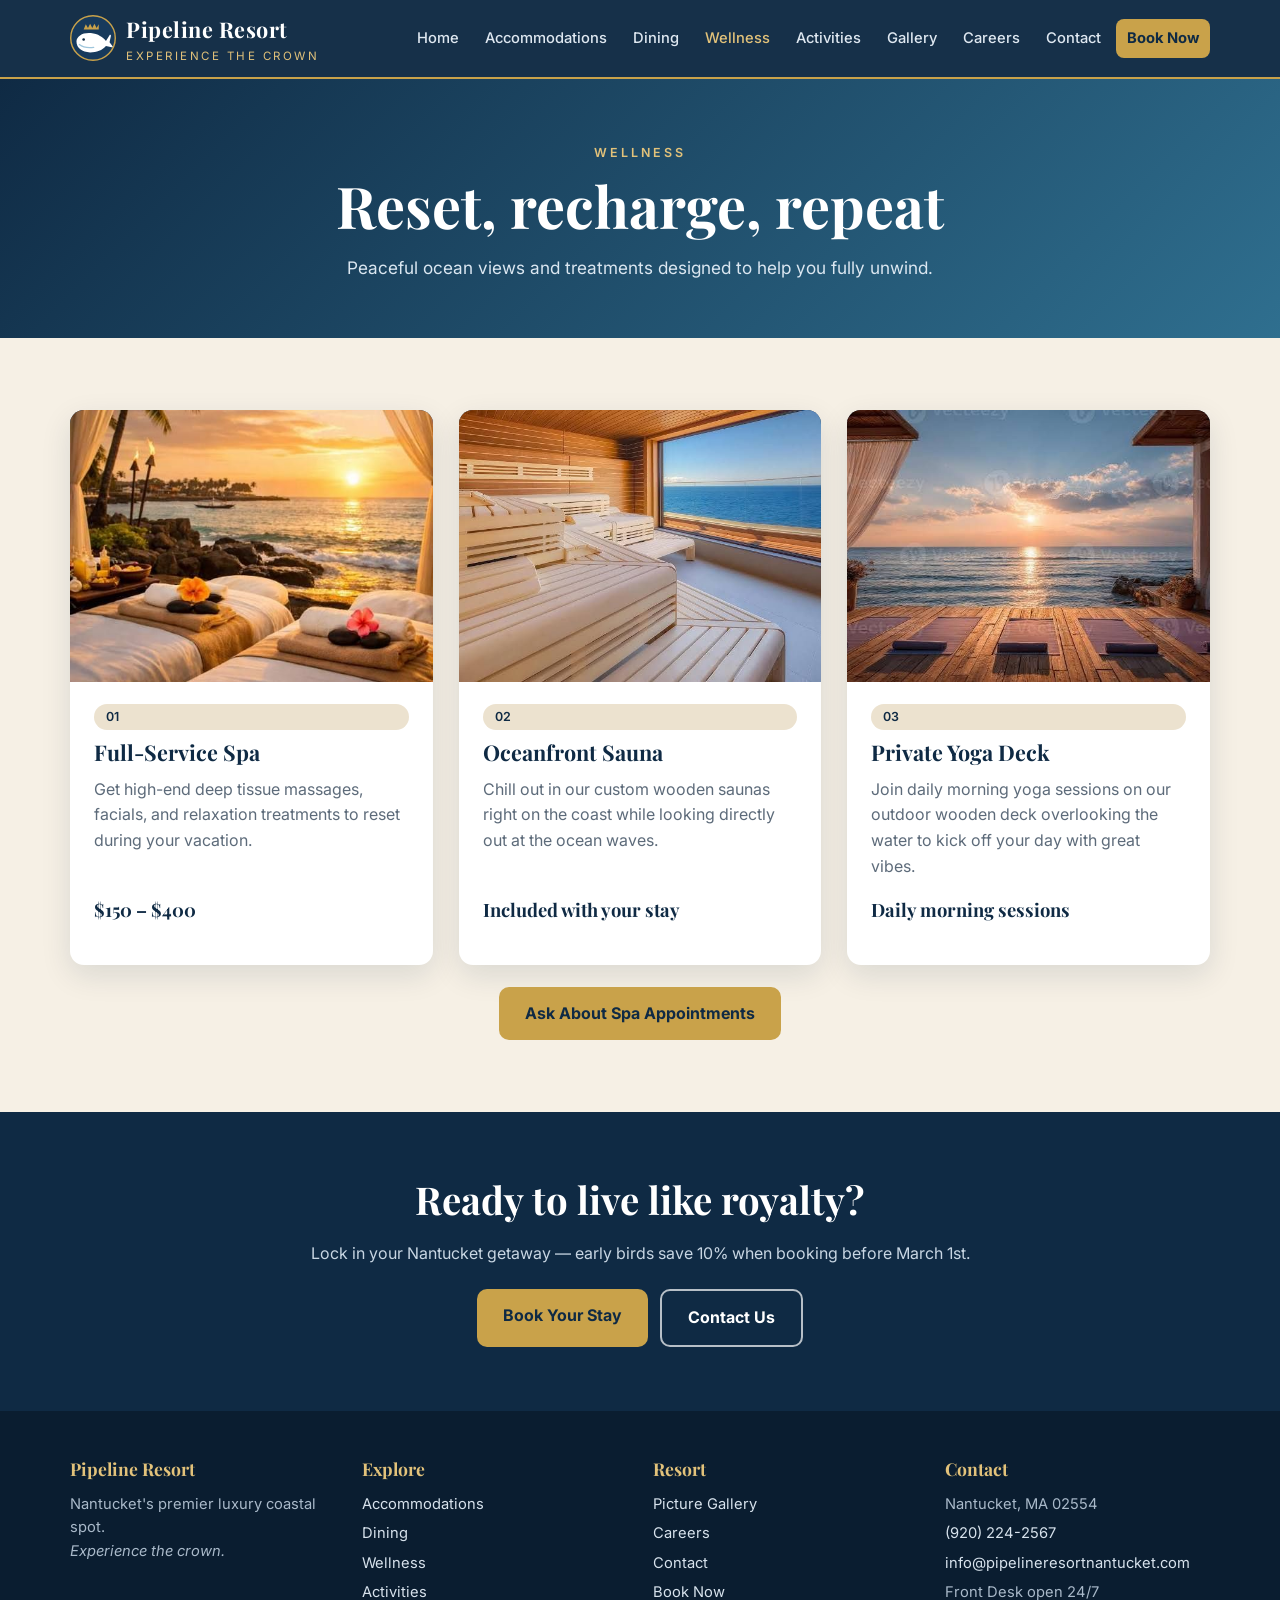
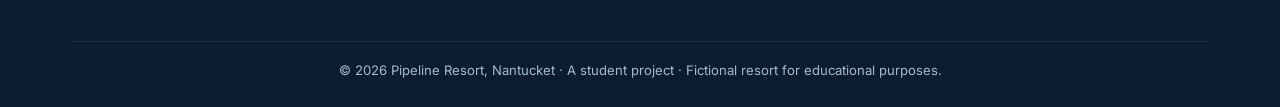
<file: wellness.html>
<!DOCTYPE html>
<html lang="en">
<head>
  <meta charset="UTF-8">
  <meta name="viewport" content="width=device-width, initial-scale=1.0">
  <title>Wellness | Pipeline Resort Nantucket</title>
  <meta name="description" content="Spa, oceanfront sauna and private yoga deck at Pipeline Resort, Nantucket.">
  <link rel="icon" href="assets/favicon.svg" type="image/svg+xml">
  <link rel="preconnect" href="https://fonts.googleapis.com">
  <link rel="preconnect" href="https://fonts.gstatic.com" crossorigin>
  <link href="https://fonts.googleapis.com/css2?family=Inter:wght@400;500;600;700&family=Playfair+Display:ital,wght@0,600;0,700;1,500&display=swap" rel="stylesheet">
  <link rel="stylesheet" href="assets/style.css">
</head>
<body>
  <header class="site-header">
    <nav class="nav container" aria-label="Main">
      <a class="brand" href="index.html">
        <svg viewBox="0 0 64 64" aria-hidden="true">
  <circle cx="32" cy="32" r="31" fill="#173a5c" stroke="#c9a24a" stroke-width="2"/>
  <path d="M22 13 l3 5 l3-6 l3 6 l3-6 l3 6 l3-5 v7 h-21 z" fill="#c9a24a"/>
  <path d="M9 37c0-8 9-13 20-12 10 1 17 6 21 11l5-8c1-1 2 0 2 1l-2 9 4 5c1 1 0 2-1 2l-8-2c-5 6-13 9-22 9C17 52 9 46 9 37z" fill="#ffffff"/>
  <path d="M13 41c5 4 13 5 20 4" stroke="#9fc6dc" stroke-width="1.8" fill="none" stroke-linecap="round"/>
  <circle cx="19" cy="34" r="1.8" fill="#0f2a44"/>
</svg>
        <span><span class="brand-name">Pipeline Resort</span><span class="brand-tag">Experience the crown</span></span>
      </a>
      <button class="nav-toggle" aria-expanded="false" aria-label="Toggle menu">&#9776; Menu</button>
      <ul class="nav-links">
        <li><a href="index.html">Home</a></li>
        <li><a href="accommodations.html">Accommodations</a></li>
        <li><a href="dining.html">Dining</a></li>
        <li><a href="wellness.html" class="active" aria-current="page">Wellness</a></li>
        <li><a href="activities.html">Activities</a></li>
        <li><a href="gallery.html">Gallery</a></li>
        <li><a href="employment.html">Careers</a></li>
        <li><a href="contact.html">Contact</a></li>
        <li><a href="book.html" class="nav-cta">Book Now</a></li>
      </ul>
    </nav>
  </header>

  <main>
    <section class="page-hero">
      <div class="container">
        <span class="eyebrow">Wellness</span>
        <h1>Reset, recharge, repeat</h1>
        <p>Peaceful ocean views and treatments designed to help you fully unwind.</p>
      </div>
    </section>
    <section class="block">
      <div class="container grid grid-3">
          <article class="card">
            <div class="scene has-photo scene--spa" role="img" aria-label="Full-Service Spa"><img class="photo" src="assets/photos/spa.jpg" alt="Oceanfront spa massage tables at sunset" loading="lazy"><span class="scene-sun"></span><svg class="scene-waves" viewBox="0 0 400 100" preserveAspectRatio="none" aria-hidden="true"><path d="M0 40 Q50 20 100 40 T200 40 T300 40 T400 40 V100 H0z" fill="rgba(255,255,255,.18)"/><path d="M0 60 Q50 42 100 60 T200 60 T300 60 T400 60 V100 H0z" fill="rgba(255,255,255,.22)"/></svg><span class="icon"><svg viewBox="0 0 64 64" fill="none" stroke="currentColor" stroke-width="3" stroke-linecap="round" stroke-linejoin="round"><path d="M32 54C14 54 8 40 8 32c10 0 20 6 24 22zM32 54c18 0 24-14 24-22-10 0-20 6-24 22zM32 54c-6-10-6-26 0-40 6 14 6 30 0 40z"/></svg></span></div>
            <div class="card-body">
              <span class="tag">01</span>
              <h3>Full-Service Spa</h3>
              <p class="muted">Get high-end deep tissue massages, facials, and relaxation treatments to reset during your vacation.</p>
              <p class="price" style="font-size:1.15rem">$150 – $400</p>
            </div>
          </article>
          <article class="card">
            <div class="scene has-photo scene--ocean" role="img" aria-label="Oceanfront Sauna"><img class="photo" src="assets/photos/sauna.jpg" alt="Oceanfront sauna with ocean view" loading="lazy"><span class="scene-sun"></span><svg class="scene-waves" viewBox="0 0 400 100" preserveAspectRatio="none" aria-hidden="true"><path d="M0 40 Q50 20 100 40 T200 40 T300 40 T400 40 V100 H0z" fill="rgba(255,255,255,.18)"/><path d="M0 60 Q50 42 100 60 T200 60 T300 60 T400 60 V100 H0z" fill="rgba(255,255,255,.22)"/></svg><span class="icon"><svg viewBox="0 0 64 64" fill="none" stroke="currentColor" stroke-width="3" stroke-linecap="round" stroke-linejoin="round"><path d="M8 54h48M12 54V30h40v24M12 38h40M12 46h40M22 8c-3 4 3 6 0 12M32 8c-3 4 3 6 0 12M42 8c-3 4 3 6 0 12"/></svg></span></div>
            <div class="card-body">
              <span class="tag">02</span>
              <h3>Oceanfront Sauna</h3>
              <p class="muted">Chill out in our custom wooden saunas right on the coast while looking directly out at the ocean waves.</p>
              <p class="price" style="font-size:1.15rem">Included with your stay</p>
            </div>
          </article>
          <article class="card">
            <div class="scene has-photo scene--sunset" role="img" aria-label="Private Yoga Deck"><img class="photo" src="assets/photos/yoga-deck.jpg" alt="Yoga mats on a wooden deck overlooking the ocean at sunrise" loading="lazy"><span class="scene-sun"></span><svg class="scene-waves" viewBox="0 0 400 100" preserveAspectRatio="none" aria-hidden="true"><path d="M0 40 Q50 20 100 40 T200 40 T300 40 T400 40 V100 H0z" fill="rgba(255,255,255,.18)"/><path d="M0 60 Q50 42 100 60 T200 60 T300 60 T400 60 V100 H0z" fill="rgba(255,255,255,.22)"/></svg><span class="icon"><svg viewBox="0 0 64 64" fill="none" stroke="currentColor" stroke-width="3" stroke-linecap="round" stroke-linejoin="round"><circle cx="32" cy="12" r="5"/><path d="M32 18v18M12 28l20 4 20-4M18 52l14-16 14 16M10 56h44"/></svg></span></div>
            <div class="card-body">
              <span class="tag">03</span>
              <h3>Private Yoga Deck</h3>
              <p class="muted">Join daily morning yoga sessions on our outdoor wooden deck overlooking the water to kick off your day with great vibes.</p>
              <p class="price" style="font-size:1.15rem">Daily morning sessions</p>
            </div>
          </article>
      </div>
      <div class="btn-row"><a class="btn" href="contact.html">Ask About Spa Appointments</a></div>
    </section>
    <section class="cta-band">
      <div class="container">
        <h2>Ready to live like royalty?</h2>
        <p>Lock in your Nantucket getaway — early birds save 10% when booking before March 1st.</p>
        <div class="btn-row"><a class="btn" href="book.html">Book Your Stay</a><a class="btn btn-outline" href="contact.html">Contact Us</a></div>
      </div>
    </section>
  </main>

  <footer class="site-footer">
    <div class="container">
      <div class="footer-grid">
        <div>
          <h4>Pipeline Resort</h4>
          <p>Nantucket's premier luxury coastal spot.<br><em>Experience the crown.</em></p>
        </div>
        <div>
          <h4>Explore</h4>
          <ul>
            <li><a href="accommodations.html">Accommodations</a></li>
            <li><a href="dining.html">Dining</a></li>
            <li><a href="wellness.html">Wellness</a></li>
            <li><a href="activities.html">Activities</a></li>
          </ul>
        </div>
        <div>
          <h4>Resort</h4>
          <ul>
            <li><a href="gallery.html">Picture Gallery</a></li>
            <li><a href="employment.html">Careers</a></li>
            <li><a href="contact.html">Contact</a></li>
            <li><a href="book.html">Book Now</a></li>
          </ul>
        </div>
        <div>
          <h4>Contact</h4>
          <ul>
            <li>Nantucket, MA 02554</li>
            <li><a href="tel:+19202242567">(920) 224-2567</a></li>
            <li><a href="mailto:info@pipelineresortnantucket.com">info@pipelineresortnantucket.com</a></li>
            <li>Front Desk open 24/7</li>
          </ul>
        </div>
      </div>
      <div class="footer-bottom">&copy; <span data-year>2026</span> Pipeline Resort, Nantucket &middot; A student project &middot; Fictional resort for educational purposes.</div>
    </div>
  </footer>
  <script src="assets/main.js"></script>
</body>
</html>
</file>
<file: assets/style.css>
:root {
  --navy: #0f2a44;
  --navy-2: #173a5c;
  --sea: #2f6f8f;
  --sand: #f6f0e5;
  --sand-2: #ece2cf;
  --gold: #c9a24a;
  --gold-2: #e2c27a;
  --ink: #1d2733;
  --muted: #5d6b7a;
  --white: #ffffff;
  --radius: 14px;
  --shadow: 0 10px 30px rgba(15, 42, 68, 0.12);
  --serif: "Playfair Display", Georgia, serif;
  --sans: "Inter", system-ui, -apple-system, "Segoe UI", sans-serif;
}

* { box-sizing: border-box; }
html { scroll-behavior: smooth; }
body {
  margin: 0;
  font-family: var(--sans);
  color: var(--ink);
  background: var(--sand);
  line-height: 1.6;
}
img { max-width: 100%; display: block; }
a { color: var(--sea); }
h1, h2, h3 { font-family: var(--serif); color: var(--navy); line-height: 1.2; margin: 0 0 .5em; }
h1 { font-size: clamp(2.2rem, 5vw, 3.6rem); }
h2 { font-size: clamp(1.7rem, 3.5vw, 2.4rem); }
h3 { font-size: 1.35rem; }
p { margin: 0 0 1em; }

.container { width: min(1140px, 100% - 32px); margin-inline: auto; }

/* ---------- Header ---------- */
.site-header {
  position: sticky; top: 0; z-index: 50;
  background: rgba(15, 42, 68, 0.97);
  backdrop-filter: blur(6px);
  border-bottom: 2px solid var(--gold);
}
.nav { display: flex; align-items: center; justify-content: space-between; gap: 16px; padding: 12px 0; }
.brand { display: flex; align-items: center; gap: 10px; text-decoration: none; color: var(--white); }
.brand svg { width: 46px; height: 46px; flex: none; }
.brand-name { font-family: var(--serif); font-size: 1.35rem; font-weight: 700; letter-spacing: .5px; display: block; }
.brand-tag { font-size: .72rem; letter-spacing: 2.5px; text-transform: uppercase; color: var(--gold-2); display: block; }
.nav-links { display: flex; flex-wrap: wrap; gap: 4px; list-style: none; margin: 0; padding: 0; }
.nav-links a {
  color: #dfe8f1; text-decoration: none; font-size: .92rem; font-weight: 500;
  padding: 8px 11px; border-radius: 8px; display: block;
}
.nav-links a:hover { background: rgba(255,255,255,.08); color: var(--white); }
.nav-links a.active { color: var(--gold-2); }
.nav-links a.nav-cta { background: var(--gold); color: var(--navy); font-weight: 700; }
.nav-links a.nav-cta:hover { background: var(--gold-2); }
.nav-toggle {
  display: none; background: none; border: 1px solid rgba(255,255,255,.3); color: var(--white);
  border-radius: 8px; padding: 8px 12px; font-size: 1rem; cursor: pointer;
}
@media (max-width: 1020px) {
  .nav-toggle { display: block; }
  .nav { flex-wrap: wrap; }
  .nav-links { display: none; width: 100%; flex-direction: column; padding-bottom: 10px; }
  .nav-links.open { display: flex; }
}

/* ---------- Hero ---------- */
.hero {
  position: relative; color: var(--white); overflow: hidden;
  background: linear-gradient(180deg, #8ec5e0 0%, #4f97bd 45%, #1f5f86 70%, #0f2a44 100%);
  min-height: min(82vh, 720px); display: grid; place-items: center; text-align: center;
}
.hero .sun { position: absolute; top: 12%; right: 14%; width: 120px; height: 120px; border-radius: 50%;
  background: radial-gradient(circle, #fff6d6 0%, #ffe59a 55%, rgba(255,229,154,0) 72%); }
.hero .waves { position: absolute; bottom: 0; left: 0; width: 100%; height: 38%; }
.hero-inner { position: relative; z-index: 2; padding: 60px 16px 140px; max-width: 820px; }
.hero h1 { color: var(--white); text-shadow: 0 3px 18px rgba(0,0,0,.25); margin-bottom: .2em; }
.hero .slogan { font-family: var(--serif); font-style: italic; color: var(--gold-2); font-size: clamp(1.2rem, 2.5vw, 1.6rem); margin-bottom: .8em; }
.hero p.lead { font-size: 1.15rem; color: #eef5fb; }
.hero-logo { width: 96px; height: 96px; margin: 0 auto 10px; }

.page-hero {
  background: linear-gradient(135deg, var(--navy) 0%, var(--sea) 100%);
  color: var(--white); padding: 64px 0 56px; text-align: center; position: relative; overflow: hidden;
}
.page-hero h1 { color: var(--white); margin-bottom: .25em; }
.page-hero p { color: #dbe7f1; max-width: 680px; margin: 0 auto; font-size: 1.08rem; }
.eyebrow { text-transform: uppercase; letter-spacing: 3px; font-size: .78rem; color: var(--gold-2); font-weight: 600; margin-bottom: 8px; display: block; }

/* ---------- Sections ---------- */
section.block { padding: 72px 0; }
section.block.alt { background: var(--white); }
.section-head { text-align: center; max-width: 720px; margin: 0 auto 40px; }
.section-head p { color: var(--muted); }

.grid { display: grid; gap: 26px; }
.grid-3 { grid-template-columns: repeat(auto-fit, minmax(280px, 1fr)); }
.grid-2 { grid-template-columns: repeat(auto-fit, minmax(320px, 1fr)); }

.card {
  background: var(--white); border-radius: var(--radius); box-shadow: var(--shadow);
  overflow: hidden; display: flex; flex-direction: column;
}
.card-body { padding: 22px 24px 26px; display: flex; flex-direction: column; flex: 1; }
.card-body ul { padding-left: 1.1em; margin: 0 0 1em; color: var(--muted); }
.card-body li { margin-bottom: 4px; }
.card .price { font-family: var(--serif); font-size: 1.5rem; color: var(--navy); font-weight: 700; margin: auto 0 14px; }
.card .price small { font-family: var(--sans); font-size: .85rem; color: var(--muted); font-weight: 400; }
.tag { display: inline-block; background: var(--sand-2); color: var(--navy); border-radius: 999px; padding: 3px 12px; font-size: .78rem; font-weight: 600; margin-bottom: 10px; }
.muted { color: var(--muted); }

/* ---------- Buttons ---------- */
.btn {
  display: inline-block; text-align: center; text-decoration: none; cursor: pointer; border: 0;
  background: var(--gold); color: var(--navy); font-weight: 700; font-size: 1rem;
  padding: 14px 26px; border-radius: 10px; transition: transform .15s, background .15s;
  font-family: var(--sans);
}
.btn:hover { background: var(--gold-2); transform: translateY(-1px); }
.btn-block { display: block; width: 100%; }
.btn-outline { background: transparent; color: var(--white); border: 2px solid rgba(255,255,255,.7); }
.btn-outline:hover { background: rgba(255,255,255,.12); }
.btn-row { display: flex; gap: 12px; justify-content: center; flex-wrap: wrap; margin-top: 22px; }

/* ---------- Promo banners ---------- */
.promos { margin-top: -70px; position: relative; z-index: 5; }
.promo {
  border-radius: var(--radius); padding: 28px 30px; box-shadow: var(--shadow);
  display: flex; gap: 20px; align-items: center;
}
.promo-1 { background: var(--navy); color: var(--white); border: 2px solid var(--gold); }
.promo-2 { background: linear-gradient(135deg, #f7d9a8, #e9a86a 60%, #d9785a); color: var(--navy); }
.promo .big { font-family: var(--serif); font-size: 3rem; font-weight: 700; line-height: 1; flex: none; }
.promo-1 .big { color: var(--gold-2); }
.promo h3 { color: inherit; margin-bottom: .3em; }
.promo p { margin: 0; }
@media (max-width: 520px) { .promo { flex-direction: column; text-align: center; } }

/* ---------- Scene "photos" (swap for real images anytime) ---------- */
.scene {
  position: relative; aspect-ratio: 4 / 3; overflow: hidden; display: grid; place-items: center;
  background: linear-gradient(180deg, #9fd0e8, #3d86b0 60%, #1d5478);
}
.scene img.photo { position: absolute; inset: 0; width: 100%; height: 100%; object-fit: cover; }
.scene .icon { width: 30%; max-width: 110px; color: rgba(255,255,255,.92); position: relative; z-index: 2; filter: drop-shadow(0 4px 10px rgba(0,0,0,.2)); }
.scene .scene-waves { position: absolute; bottom: 0; left: 0; width: 100%; height: 34%; z-index: 1; }
.scene .scene-sun { position: absolute; top: 12%; right: 12%; width: 22%; aspect-ratio: 1; border-radius: 50%; background: rgba(255, 244, 205, .85); }
.scene--sunset { background: linear-gradient(180deg, #ffcf8a, #f08a5d 45%, #b8476b 75%, #45305f); }
.scene--sunset .scene-sun { background: #ffe7a8; top: 46%; right: 38%; }
.scene--pool { background: linear-gradient(180deg, #c7f0f3, #5fd0db 50%, #1a9bb0); }
.scene--dusk { background: linear-gradient(180deg, #2c3e6b, #1b2a4a 60%, #0f1a30); }
.scene--dusk .scene-sun { background: #f3ecd2; width: 14%; }
.scene--golf { background: linear-gradient(180deg, #bfe3f2 0%, #a7d8ec 45%, #6fb35b 46%, #3f8a3c 100%); }
.scene--golf .scene-waves { display: none; }
.scene--steak { background: linear-gradient(160deg, #5a3522, #2e1b12 70%); }
.scene--steak .scene-sun, .scene--wings .scene-sun, .scene--grill .scene-sun { display: none; }
.scene--steak .scene-waves, .scene--wings .scene-waves, .scene--grill .scene-waves { opacity: .35; }
.scene--wings { background: linear-gradient(160deg, #1f4d7a, #102a46 70%); }
.scene--grill { background: linear-gradient(160deg, #f4a259, #c4572e 70%); }
.scene--spa { background: linear-gradient(180deg, #e9efe4, #b9cdb0 55%, #7f9e86); }
.scene--sand { background: linear-gradient(180deg, #a9dcf0 0%, #6fb7d9 48%, #f2dcb0 49%, #e5c48d 100%); }
.scene--sand .scene-waves { display: none; }
.scene--town { background: linear-gradient(180deg, #d9ecf6, #9cc7df 55%, #6e8fa8); }
.scene--interior { background: linear-gradient(160deg, #f3e9d6, #d9c3a0 60%, #a98d66); }
.scene--interior .scene-waves, .scene--interior .scene-sun { display: none; }
.scene .caption {
  position: absolute; left: 0; right: 0; bottom: 0; z-index: 3; padding: 26px 14px 10px;
  color: var(--white); font-size: .88rem; font-weight: 500;
  background: linear-gradient(transparent, rgba(0,0,0,.55));
}

/* ---------- Dining ---------- */
.menu-item { display: grid; grid-template-columns: 1fr 1.3fr; gap: 0; }
.menu-item .scene { aspect-ratio: auto; min-height: 280px; }
.menu-item .card-body { padding: 32px 34px; }
.menu-item:nth-child(even) .scene { order: 2; }
.vibe { font-style: italic; color: var(--sea); font-weight: 500; }
.chips { display: flex; flex-wrap: wrap; gap: 8px; list-style: none; padding: 0 !important; }
.chips li { background: var(--sand); border: 1px solid var(--sand-2); color: var(--navy); border-radius: 999px; padding: 4px 12px; font-size: .88rem; margin: 0 !important; }
@media (max-width: 760px) {
  .menu-item { grid-template-columns: 1fr; }
  .menu-item:nth-child(even) .scene { order: 0; }
  .menu-item .scene { min-height: 220px; }
}

/* ---------- Tables (employment) ---------- */
.job { border-left: 5px solid var(--gold); }
.job-meta { display: grid; grid-template-columns: repeat(auto-fit, minmax(220px, 1fr)); gap: 18px; margin: 10px 0 18px; }
.job-meta h4 { margin: 0 0 4px; font-size: .78rem; letter-spacing: 1.5px; text-transform: uppercase; color: var(--sea); }
.job-meta p { margin: 0; color: var(--ink); }
.salary { font-family: var(--serif); font-size: 1.6rem; color: var(--navy); font-weight: 700; }

/* ---------- Forms ---------- */
.form-card { background: var(--white); border-radius: var(--radius); box-shadow: var(--shadow); padding: 34px; max-width: 760px; margin: 0 auto; }
.form-grid { display: grid; grid-template-columns: 1fr 1fr; gap: 18px; }
.form-grid .full { grid-column: 1 / -1; }
@media (max-width: 600px) { .form-grid { grid-template-columns: 1fr; } .form-card { padding: 22px; } }
label { display: block; font-weight: 600; font-size: .92rem; color: var(--navy); margin-bottom: 6px; }
input, select, textarea {
  width: 100%; font: inherit; padding: 12px 14px; border: 1.5px solid #cfd8e1; border-radius: 10px; background: #fbfcfd; color: var(--ink);
}
input:focus, select:focus, textarea:focus { outline: none; border-color: var(--sea); box-shadow: 0 0 0 3px rgba(47,111,143,.15); }
textarea { min-height: 110px; resize: vertical; }
.checks { display: grid; grid-template-columns: repeat(auto-fit, minmax(220px, 1fr)); gap: 8px; }
.checks label { font-weight: 400; display: flex; gap: 8px; align-items: center; margin: 0; color: var(--ink); }
.checks input { width: auto; }
.form-error { color: #b3261e; font-size: .9rem; margin-top: 10px; min-height: 1.2em; }
.confirm { display: none; text-align: center; }
.confirm.show { display: block; }
.confirm dl { display: grid; grid-template-columns: auto 1fr; gap: 6px 16px; text-align: left; max-width: 460px; margin: 20px auto; }
.confirm dt { font-weight: 600; color: var(--navy); }
.confirm dd { margin: 0; color: var(--muted); }

.promo-strip { background: var(--gold); color: var(--navy); text-align: center; padding: 14px 16px; font-weight: 700; font-size: 1.05rem; }

/* ---------- Gallery ---------- */
.gallery { display: grid; grid-template-columns: repeat(auto-fill, minmax(250px, 1fr)); gap: 16px; }
.gallery figure { margin: 0; border-radius: var(--radius); overflow: hidden; box-shadow: var(--shadow); cursor: zoom-in; }
.gallery figure .scene { transition: transform .3s; height: 100%; }
.gallery figure:hover .scene { transform: scale(1.03); }
.gallery figure.wide { grid-column: span 2; }
.gallery figure.wide .scene { aspect-ratio: 8 / 3.05; }
@media (max-width: 560px) { .gallery figure.wide { grid-column: auto; } .gallery figure.wide .scene { aspect-ratio: 4 / 3; } }
.lightbox { position: fixed; inset: 0; background: rgba(5, 15, 28, .88); display: none; place-items: center; z-index: 100; padding: 16px; }
.lightbox.open { display: grid; }
.lightbox-inner { width: min(900px, 100%); border-radius: var(--radius); overflow: hidden; }
.lightbox-inner .scene { aspect-ratio: 16 / 10; }
.lightbox-close { position: absolute; top: 16px; right: 20px; background: none; border: 0; color: #fff; font-size: 2.2rem; cursor: pointer; }

/* ---------- Contact ---------- */
.contact-split { display: grid; grid-template-columns: 1fr 1.4fr; gap: 26px; }
@media (max-width: 820px) { .contact-split { grid-template-columns: 1fr; } }
.contact-list { list-style: none; padding: 0; margin: 0; }
.contact-list li { display: flex; gap: 14px; padding: 14px 0; border-bottom: 1px solid var(--sand-2); }
.contact-list li:last-child { border-bottom: 0; }
.contact-list .ci { width: 38px; height: 38px; border-radius: 10px; background: var(--sand); color: var(--sea); display: grid; place-items: center; flex: none; }
.contact-list .ci svg { width: 20px; height: 20px; }
.contact-list strong { display: block; color: var(--navy); font-size: .85rem; text-transform: uppercase; letter-spacing: 1px; }
.map-wrap { border-radius: var(--radius); overflow: hidden; box-shadow: var(--shadow); min-height: 420px; background: var(--sand-2); }
.map-wrap iframe { width: 100%; height: 100%; min-height: 420px; border: 0; display: block; }

/* ---------- CTA + Footer ---------- */
.cta-band { background: var(--navy); color: var(--white); text-align: center; padding: 64px 0; }
.cta-band h2 { color: var(--white); }
.cta-band p { color: #c8d6e3; }
.site-footer { background: #0a1d30; color: #a9b9c9; padding: 44px 0 26px; font-size: .92rem; }
.footer-grid { display: grid; grid-template-columns: repeat(auto-fit, minmax(200px, 1fr)); gap: 26px; }
.site-footer h4 { color: var(--gold-2); font-family: var(--serif); font-size: 1.1rem; margin: 0 0 10px; }
.site-footer a { color: #d7e2ec; text-decoration: none; }
.site-footer a:hover { color: var(--gold-2); }
.site-footer ul { list-style: none; padding: 0; margin: 0; }
.site-footer li { margin-bottom: 6px; }
.footer-bottom { border-top: 1px solid rgba(255,255,255,.08); margin-top: 30px; padding-top: 18px; text-align: center; font-size: .82rem; }

/* Real photo in a scene: hide the drawn artwork */
.scene.has-photo { background: var(--navy); }
.scene.has-photo .scene-sun,
.scene.has-photo .scene-waves,
.scene.has-photo .icon { display: none; }

/* Homepage hero photo background */
.hero--photo {
  background:
    linear-gradient(180deg, rgba(10, 25, 45, .55) 0%, rgba(10, 25, 45, .45) 45%, rgba(15, 42, 68, .85) 100%),
    url("photos/hero-whale.jpg") center 8% / cover no-repeat,
    var(--navy);
}
.hero--photo .sun { display: none; }
.hero--photo .waves path:not(:last-child) { display: none; }
.hero--photo p.lead { text-shadow: 0 2px 10px rgba(0, 0, 0, .5); }
</file>
